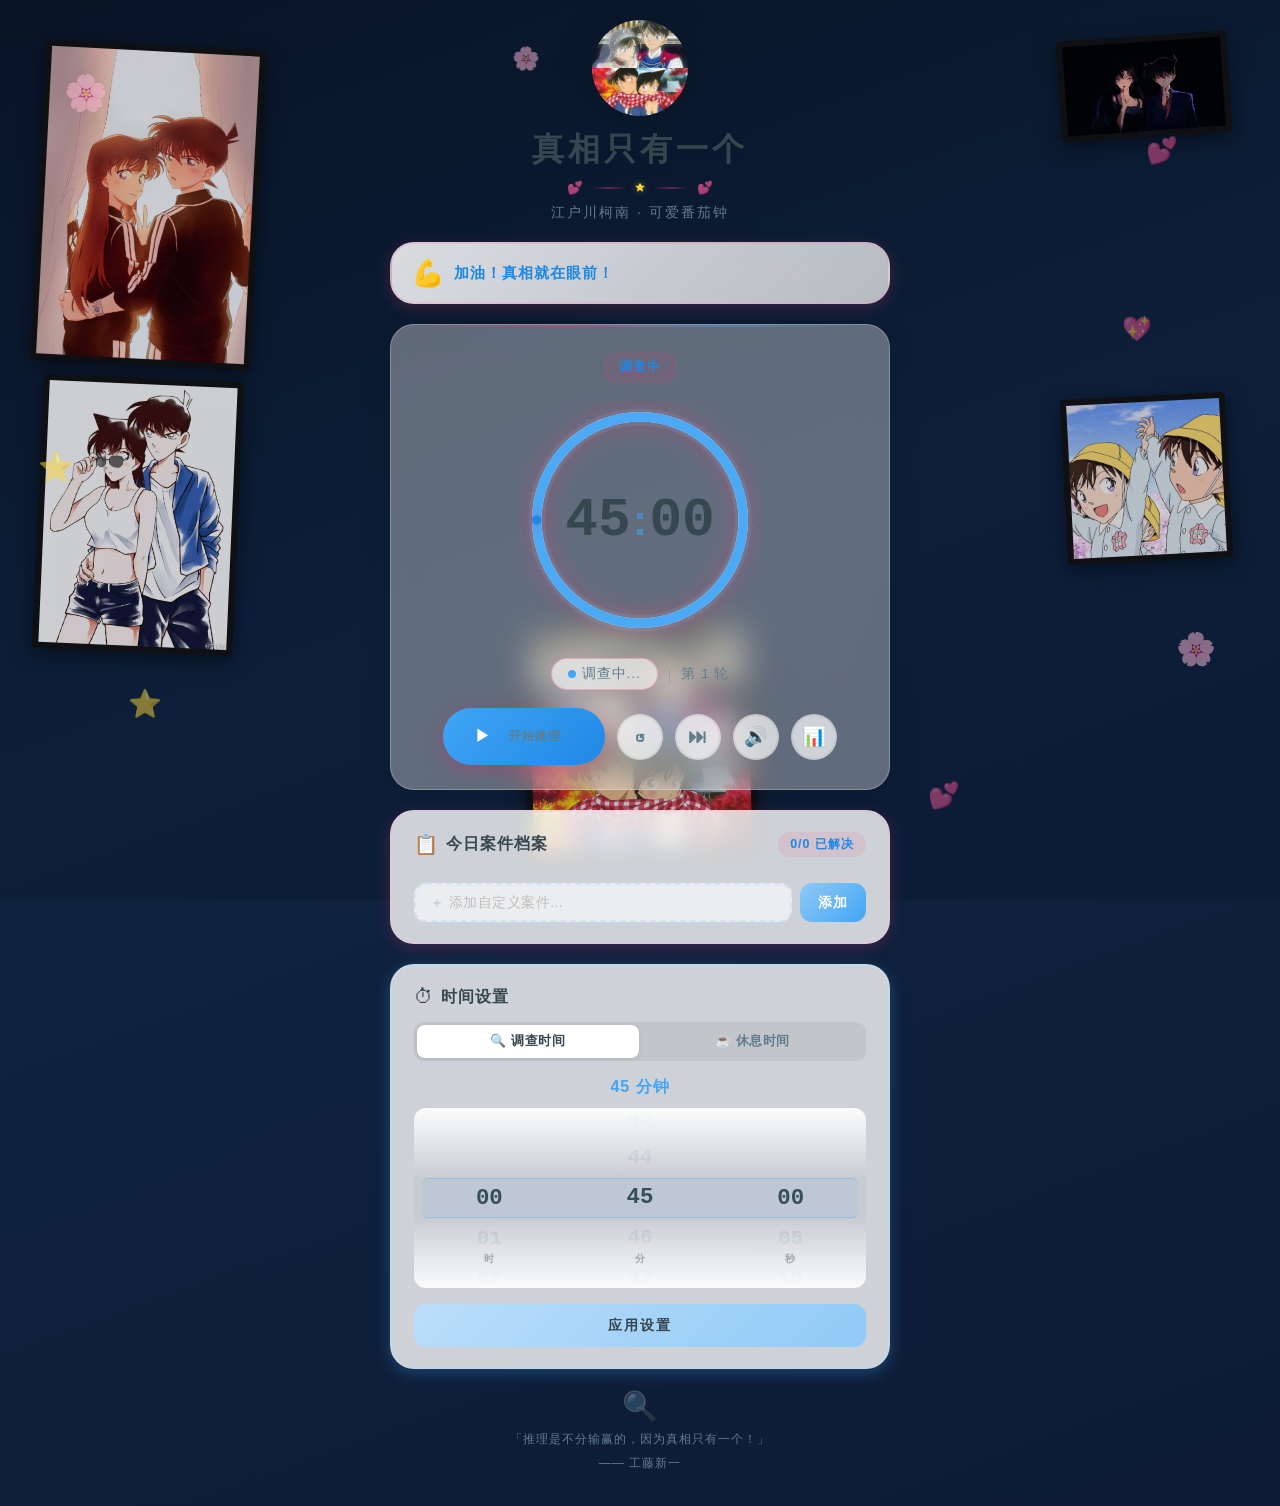
<file: index.html>
<!DOCTYPE html>
<html lang="zh-CN">
<head>
  <meta charset="UTF-8">
  <meta name="viewport" content="width=device-width, initial-scale=1.0, user-scalable=no">
  <meta name="apple-mobile-web-app-capable" content="yes">
  <meta name="apple-mobile-web-app-status-bar-style" content="black-translucent">
  <meta name="apple-mobile-web-app-title" content="柯南番茄钟">
  <meta name="theme-color" content="#42a5f5">
  <link rel="apple-touch-icon" href="images/kenan.jpg">
  <link rel="manifest" href="manifest.json">
  <title>真相只有一个 —— 番茄钟</title>
  <style>

/* ============================================
   番茄钟 —— 柯南&小兰 可爱主题
   蓝色计时 + 琥珀休息 配色
   ============================================ */

:root {
  --blue-light: #e3f2fd;
  --blue-soft: #bbdefb;
  --blue-mid: #90caf6;
  --blue-accent: #64b5f6;
  --blue-solid: #42a5f5;
  --blue-deep: #1e88e5;
  --pink-light: #fce4ec;
  --pink-soft: #f8bbd0;
  --pink-mid: #90caf6;
  --pink-accent: #42a5f5;
  --pink-solid: #1e88e5;
  --amber-light: #fff8e1;
  --amber-soft: #ffecb3;
  --amber-mid: #ffcc80;
  --amber-accent: #ff9800;
  --amber-solid: #f57c00;
  --white: #ffffff;
  --white-soft: #fafafa;
  --text-dark: #37474f;
  --text-mid: #607d8b;
  --text-light: #90a4ae;
  --shadow-soft: 0 4px 20px rgba(0, 0, 0, 0.08);
  --shadow-card: 0 8px 32px rgba(0, 0, 0, 0.1);
  --shadow-blue: 0 4px 16px rgba(66, 165, 245, 0.3);
  --shadow-amber: 0 4px 16px rgba(255, 152, 0, 0.2);
  --shadow-pink: 0 4px 16px rgba(236, 64, 122, 0.2);
  --radius-sm: 12px;
  --radius: 18px;
  --radius-lg: 24px;
  --transition: 0.3s cubic-bezier(0.4, 0, 0.2, 1);
}

* { margin: 0; padding: 0; box-sizing: border-box; }

html {
  -webkit-text-size-adjust: 100%;
}

body {
  font-family: "Microsoft YaHei", "PingFang SC", "Noto Sans SC", sans-serif;
  background: linear-gradient(160deg, #0a1628 0%, #0f2440 40%, #0d1b35 100%);
  color: var(--text-dark);
  min-height: 100vh;
  min-height: 100dvh;
  display: flex;
  justify-content: center;
  align-items: flex-start;
  padding: 20px;
  padding-top: calc(20px + env(safe-area-inset-top));
  padding-bottom: calc(20px + env(safe-area-inset-bottom));
  padding-left: calc(20px + env(safe-area-inset-left));
  padding-right: calc(20px + env(safe-area-inset-right));
  user-select: none;
  -webkit-user-select: none;
  -webkit-tap-highlight-color: transparent;
  overflow-x: hidden;
  overscroll-behavior: none;
  position: relative;
}

/* ========== 5图拍立得拼贴背景 ========== */
.bg-collage {
  position: fixed;
  inset: 0;
  z-index: 0;
  pointer-events: none;
}

.photo-card {
  position: absolute;
  padding: 6px;
  background: #111;
  border-radius: 3px;
  box-shadow: 0 6px 20px rgba(0, 0, 0, 0.5);
}

.photo-card img {
  display: block;
  width: 100%;
  height: auto;
}

.photo-kenan {
  bottom: 5%;
  left: 50%;
  width: 230px;
  transform: translate(-50%, 0) rotate(-2deg);
}

.photo-2 {
  top: 5%;
  left: 3%;
  width: 220px;
  transform: rotate(3deg);
}

.photo-3 {
  top: 4%;
  right: 4%;
  width: 170px;
  transform: rotate(-4deg);
}

.photo-4 {
  top: 42%;
  left: 3%;
  width: 200px;
  transform: rotate(2.5deg);
}

.photo-5 {
  top: 44%;
  right: 4%;
  width: 165px;
  transform: rotate(-3deg);
}

.bg-overlay {
  position: fixed;
  inset: 0;
  z-index: 1;
  pointer-events: none;
  background: rgba(5, 12, 30, 0.2);
}

/* 卡片内容区域加深背景保证可读性 */
.case-file-card,
.settings-section,
.stats-section,
.task-section,
.encourage-box {
  background: rgba(255, 255, 255, 0.25);
  backdrop-filter: blur(12px);
}

/* ========== 可爱浮动装饰 ========== */
.cute-decor {
  position: fixed;
  inset: 0;
  pointer-events: none;
  z-index: 7;
  overflow: hidden;
}
.cute-float {
  position: absolute;
  font-size: 1.8rem;
  opacity: 0.5;
  animation: cute-float 18s ease-in-out infinite;
}
.c1 { top: 8%; left: 5%; animation-delay: 0s; font-size: 2.2rem; }
.c2 { top: 15%; right: 8%; animation-delay: -3s; font-size: 1.6rem; }
.c3 { top: 50%; left: 3%; animation-delay: -6s; font-size: 1.8rem; }
.c4 { top: 70%; right: 5%; animation-delay: -9s; font-size: 2rem; }
.c5 { top: 35%; right: 10%; animation-delay: -12s; font-size: 1.5rem; }
.c6 { bottom: 20%; left: 10%; animation-delay: -15s; font-size: 1.7rem; }
.c7 { top: 5%; left: 40%; animation-delay: -4s; font-size: 1.4rem; }
.c8 { bottom: 10%; right: 25%; animation-delay: -8s; font-size: 1.6rem; }

@keyframes cute-float {
  0%, 100% { transform: translateY(0) rotate(0deg) scale(1); }
  25% { transform: translateY(-18px) rotate(8deg) scale(1.1); }
  50% { transform: translateY(-8px) rotate(-5deg) scale(0.95); }
  75% { transform: translateY(-22px) rotate(3deg) scale(1.05); }
}

.container {
  position: relative;
  z-index: 10;
  width: 100%;
  max-width: 500px;
  display: flex;
  flex-direction: column;
  gap: 20px;
}

/* ========== 顶部标题栏 ========== */
.header {
  text-align: center;
  display: flex;
  flex-direction: column;
  align-items: center;
  gap: 8px;
}

/* ---- 柯南头像 ---- */
.conan-avatar {
  margin-bottom: 4px;
  filter: drop-shadow(0 6px 20px rgba(0, 0, 0, 0.15));
  width: 96px;
  height: 96px;
  border-radius: 50%;
  overflow: hidden;
  position: relative;
  background: #fdd9b5;
}

.conan-avatar-img {
  width: 100%;
  height: 100%;
  object-fit: cover;
  display: block;
}

/* CSS fallback when image fails to load */
.conan-avatar.fallback .conan-avatar-img {
  display: none;
}

.conan-avatar.fallback {
  background: #fdd9b5;
}

.conan-avatar.fallback::after {
  content: "🔍";
  font-size: 2.5rem;
  position: absolute;
  top: 50%;
  left: 50%;
  transform: translate(-50%, -50%);
}

.title {
  font-size: 2rem;
  font-weight: 700;
  color: #37474f;
  letter-spacing: 4px;
  text-shadow: 0 2px 8px rgba(0, 0, 0, 0.08);
}

.title-underline {
  display: flex;
  align-items: center;
  gap: 8px;
}
.underline-line {
  width: 36px; height: 2px;
  background: linear-gradient(90deg, transparent, rgba(236, 64, 122, 0.4), transparent);
}
.underline-heart {
  font-size: 0.8rem;
  opacity: 0.7;
}
.underline-star {
  color: #ffb74d;
  font-size: 8px;
  text-shadow: 0 0 6px rgba(255, 183, 77, 0.5);
}

.subtitle {
  font-size: 0.9rem;
  color: var(--text-mid);
  letter-spacing: 2px;
}

/* ========== 鼓励话语 ========== */
.encourage-box {
  background: linear-gradient(135deg, rgba(255, 255, 255, 0.85), rgba(255, 255, 255, 0.7));
  backdrop-filter: blur(10px);
  border: 2px solid rgba(244, 143, 177, 0.3);
  border-radius: var(--radius-lg);
  padding: 14px 20px;
  display: flex;
  align-items: center;
  gap: 10px;
  box-shadow: var(--shadow-pink);
  animation: encourage-glow 3s ease-in-out infinite;
}

@keyframes encourage-glow {
  0%, 100% { box-shadow: 0 4px 16px rgba(236, 64, 122, 0.15); }
  50% { box-shadow: 0 4px 24px rgba(236, 64, 122, 0.3); }
}

.encourage-icon {
  font-size: 1.6rem;
  animation: icon-bounce 1.5s ease-in-out infinite;
  flex-shrink: 0;
}

@keyframes icon-bounce {
  0%, 100% { transform: translateY(0); }
  50% { transform: translateY(-6px); }
}

.encourage-text {
  font-size: 0.95rem;
  font-weight: 600;
  color: #1e88e5;
  letter-spacing: 1px;
  line-height: 1.4;
}

/* ========== 案件卷宗卡片 ========== */
.case-file-card {
  background: rgba(255, 255, 255, 0.35);
  backdrop-filter: blur(16px);
  border: 1.5px solid rgba(255, 255, 255, 0.25);
  border-radius: var(--radius-lg);
  padding: 28px 28px 24px;
  display: flex;
  flex-direction: column;
  align-items: center;
  gap: 18px;
  box-shadow: var(--shadow-card);
  position: relative;
}

.case-file-card::before {
  content: "";
  position: absolute;
  top: 0; left: 20px; right: 20px;
  height: 2px;
  background: linear-gradient(90deg, transparent, rgba(236, 64, 122, 0.4), rgba(66, 165, 245, 0.4), transparent);
}

/* 案件标签 */
.case-label {
  display: flex;
  align-items: center;
  gap: 12px;
}
.case-number {
  font-size: 0.85rem;
  font-weight: 600;
  color: var(--text-mid);
  letter-spacing: 1px;
  font-family: "SF Mono", "Cascadia Code", monospace;
  background: rgba(100, 181, 246, 0.1);
  padding: 5px 12px;
  border-radius: 6px;
  border: 1px solid rgba(100, 181, 246, 0.2);
}
.case-status {
  font-size: 0.8rem;
  font-weight: 600;
  padding: 5px 14px;
  border-radius: 12px;
  letter-spacing: 1px;
}
.case-status.work-status {
  background: rgba(236, 64, 122, 0.1);
  color: #1e88e5;
  border: 1px solid rgba(236, 64, 122, 0.25);
  animation: status-pulse 2.5s ease-in-out infinite;
}
.case-status.break-status {
  background: rgba(255, 152, 0, 0.1);
  color: #f57c00;
  border: 1px solid rgba(255, 152, 0, 0.25);
}

@keyframes status-pulse {
  0%, 100% { opacity: 1; }
  50% { opacity: 0.65; }
}

/* ========== 计时器环形区域 ========== */
.timer-ring {
  position: relative;
  width: 240px;
  height: 240px;
}

.progress-ring {
  width: 100%;
  height: 100%;
  transform: rotate(-90deg);
}

.ring-dots {
  fill: none;
  stroke: rgba(100, 181, 246, 0.15);
  stroke-width: 1;
  stroke-dasharray: 2 6;
}

.ring-bg {
  fill: none;
  stroke: #e3f2fd;
  stroke-width: 8;
}

.ring-progress {
  fill: none;
  stroke-width: 8;
  stroke-linecap: round;
  transition: stroke-dashoffset 0.4s linear, stroke var(--transition);
}

.ring-progress.work-mode {
  stroke: #42a5f5;
  filter: drop-shadow(0 0 10px rgba(236, 64, 122, 0.5));
}

.ring-progress.break-mode {
  stroke: #ff9800;
  filter: drop-shadow(0 0 10px rgba(255, 152, 0, 0.5));
}

.ring-glow {
  fill: none;
  stroke: transparent;
  stroke-width: 14;
  pointer-events: none;
}

.ring-glow.active {
  stroke: #90caf6;
  opacity: 0.12;
  animation: pulse-glow 2.5s ease-in-out infinite;
}

@keyframes pulse-glow {
  0%, 100% { opacity: 0.06; }
  50% { opacity: 0.2; }
}

.ring-bowtie-dot {
  fill: #1e88e5;
  filter: drop-shadow(0 0 6px rgba(233, 30, 99, 0.6));
}

/* 时间显示 */
.timer-display {
  position: absolute;
  top: 50%;
  left: 50%;
  transform: translate(-50%, -50%);
  display: flex;
  align-items: baseline;
  gap: 2px;
}

.timer-minutes,
.timer-seconds {
  font-size: 3.4rem;
  font-weight: 700;
  color: #37474f;
  font-variant-numeric: tabular-nums;
  font-family: "SF Mono", "Cascadia Code", "Consolas", "Microsoft YaHei", monospace;
}

.timer-separator {
  font-size: 2.8rem;
  font-weight: 700;
  color: #42a5f5;
  animation: blink-sep 1s steps(1) infinite;
}

.timer-separator.paused { animation: none; opacity: 0.5; }

@keyframes blink-sep {
  0%, 100% { opacity: 1; }
  50% { opacity: 0.25; }
}

/* 模式指示器 */
.mode-row {
  display: flex;
  align-items: center;
  gap: 10px;
  font-size: 0.85rem;
  color: var(--text-mid);
}

.mode-indicator {
  display: flex;
  align-items: center;
  gap: 6px;
  padding: 6px 16px;
  border-radius: 20px;
  background: rgba(255, 255, 255, 0.6);
  border: 1px solid rgba(0, 0, 0, 0.06);
  transition: all var(--transition);
}

.mode-indicator.work {
  border-color: rgba(236, 64, 122, 0.3);
  box-shadow: 0 0 14px rgba(236, 64, 122, 0.1);
}
.mode-indicator.break {
  border-color: rgba(255, 152, 0, 0.3);
  box-shadow: 0 0 14px rgba(255, 152, 0, 0.1);
}

.mode-dot {
  width: 8px; height: 8px;
  border-radius: 50%;
  background: #42a5f5;
  animation: dot-pulse 1.5s ease-in-out infinite;
}
.mode-indicator.break .mode-dot { background: #ff9800; }

@keyframes dot-pulse {
  0%, 100% { opacity: 1; box-shadow: 0 0 4px currentColor; }
  50% { opacity: 0.4; box-shadow: 0 0 10px currentColor; }
}

.mode-text { font-size: 0.85rem; font-weight: 500; letter-spacing: 1px; }

.session-divider { opacity: 0.3; }
.session-hint { letter-spacing: 1px; }

/* ========== 控制按钮 ========== */
.controls {
  display: flex;
  gap: 12px;
  align-items: center;
}

.btn {
  display: flex;
  align-items: center;
  justify-content: center;
  gap: 6px;
  border: none;
  font-family: inherit;
  font-weight: 600;
  cursor: pointer;
  transition: all var(--transition);
  outline: none;
  letter-spacing: 1px;
}

.btn:active { transform: scale(0.95); }

.btn-primary {
  padding: 14px 32px;
  background: linear-gradient(135deg, #42a5f5, #1e88e5);
  color: #fff;
  border-radius: 28px;
  font-size: 0.95rem;
  box-shadow: 0 4px 20px rgba(233, 30, 99, 0.3);
}

.btn-primary:hover {
  box-shadow: 0 6px 28px rgba(233, 30, 99, 0.45);
  transform: translateY(-2px);
}

.btn-primary:active { transform: scale(0.95) translateY(0); }

.btn-primary.paused-state {
  background: linear-gradient(135deg, #ff9800, #f57c00);
  box-shadow: 0 4px 20px rgba(255, 152, 0, 0.3);
}
.btn-primary.paused-state:hover {
  box-shadow: 0 6px 28px rgba(255, 152, 0, 0.45);
}

.btn-icon-only {
  width: 46px; height: 46px;
  border-radius: 50%;
  background: rgba(255, 255, 255, 0.7);
  color: var(--text-mid);
  font-size: 1.2rem;
  border: 2px solid rgba(0, 0, 0, 0.06);
}
.btn-icon-only:hover {
  background: #fff;
  color: #42a5f5;
  border-color: rgba(236, 64, 122, 0.25);
}

.silent-btn.silent {
  color: #999;
  border-color: rgba(0, 0, 0, 0.08);
}

/* ========== 时间自定义设置 ========== */
.settings-section {
  background: rgba(255, 255, 255, 0.8);
  backdrop-filter: blur(10px);
  border-radius: var(--radius-lg);
  padding: 20px 22px;
  border: 2px solid rgba(187, 222, 251, 0.35);
  box-shadow: var(--shadow-blue);
}

.settings-header {
  display: flex;
  align-items: center;
  gap: 8px;
  margin-bottom: 14px;
}
.settings-icon { font-size: 1.2rem; }
.settings-title {
  font-size: 1rem;
  font-weight: 600;
  letter-spacing: 1px;
  color: #37474f;
}

/* ========== iOS 风格滚轮时间选择器 ========== */

/* 分段标签 */
.picker-tabs {
  display: flex;
  background: rgba(0,0,0,0.06);
  border-radius: 10px;
  padding: 3px;
  margin-bottom: 16px;
  gap: 3px;
}
.picker-tab {
  flex: 1;
  padding: 8px 0;
  border: none;
  background: transparent;
  border-radius: 8px;
  font-size: 0.8rem;
  font-weight: 600;
  color: var(--text-mid);
  cursor: pointer;
  transition: all 0.25s ease;
  letter-spacing: 0.5px;
}
.picker-tab.active {
  background: #fff;
  color: #37474f;
  box-shadow: 0 1px 4px rgba(0,0,0,0.1);
}

/* 选中时间显示 */
.picker-display {
  text-align: center;
  font-size: 1rem;
  font-weight: 700;
  color: #42a5f5;
  margin-bottom: 10px;
  letter-spacing: 1px;
}

/* 滚轮容器 */
.picker-container {
  position: relative;
  height: 180px;
  overflow: hidden;
  border-radius: 12px;
  background: rgba(0,0,0,0.03);
  margin-bottom: 16px;
  user-select: none;
  -webkit-user-select: none;
}

/* 中央高亮条 */
.picker-highlight {
  position: absolute;
  top: 50%;
  left: 8px;
  right: 8px;
  height: 40px;
  transform: translateY(-50%);
  background: rgba(66, 165, 245, 0.08);
  border-top: 1.5px solid rgba(66, 165, 245, 0.3);
  border-bottom: 1.5px solid rgba(66, 165, 245, 0.3);
  border-radius: 6px;
  pointer-events: none;
  z-index: 2;
}

/* 顶部和底部渐变遮罩 */
.picker-container::before,
.picker-container::after {
  content: "";
  position: absolute;
  left: 0;
  right: 0;
  height: 70px;
  pointer-events: none;
  z-index: 3;
}
.picker-container::before {
  top: 0;
  background: linear-gradient(to bottom, rgba(255,255,255,0.95) 0%, rgba(255,255,255,0.4) 60%, transparent 100%);
}
.picker-container::after {
  bottom: 0;
  background: linear-gradient(to top, rgba(255,255,255,0.95) 0%, rgba(255,255,255,0.4) 60%, transparent 100%);
}

/* 列布局 */
.picker-columns {
  display: flex;
  height: 100%;
  position: relative;
  z-index: 1;
}
.picker-column {
  flex: 1;
  overflow-y: auto;
  scroll-snap-type: y mandatory;
  -webkit-overflow-scrolling: touch;
  scrollbar-width: none;
  -ms-overflow-style: none;
  touch-action: pan-y;
}
.picker-column::-webkit-scrollbar {
  display: none;
}

/* 列表 padding 让首尾项可滚到中央 */
.picker-list {
  padding: 70px 0;
}

/* 每个选项 */
.picker-item {
  height: 40px;
  display: flex;
  align-items: center;
  justify-content: center;
  font-size: 1.3rem;
  font-weight: 600;
  color: #b0bec5;
  scroll-snap-align: center;
  transition: color 0.15s ease;
  font-variant-numeric: tabular-nums;
  font-family: "SF Mono", "Cascadia Code", "Consolas", monospace;
}
.picker-item.selected {
  color: #37474f;
  font-weight: 700;
  font-size: 1.4rem;
}

/* 底部标签 (时/分/秒) */
.picker-labels {
  display: flex;
  position: absolute;
  bottom: 22px;
  left: 0;
  right: 0;
  z-index: 4;
  pointer-events: none;
}
.picker-labels span {
  flex: 1;
  text-align: center;
  font-size: 0.65rem;
  font-weight: 600;
  color: rgba(55,71,79,0.4);
  letter-spacing: 1px;
}

.btn-apply {
  width: 100%;
  padding: 12px;
  background: linear-gradient(135deg, #bbdefb, #90caf6);
  color: #37474f;
  border-radius: var(--radius-sm);
  font-size: 0.9rem;
  font-weight: 600;
  letter-spacing: 2px;
  border: none;
  cursor: pointer;
  transition: all var(--transition);
}
.btn-apply:hover {
  background: linear-gradient(135deg, #90caf6, #64b5f6);
  box-shadow: var(--shadow-blue);
}

/* ========== 统计面板 ========== */
.stats-collapse {
  display: none;
}
.stats-collapse.open {
  display: block;
}
.stats-section {
  background: rgba(255, 255, 255, 0.8);
  backdrop-filter: blur(10px);
  border-radius: var(--radius-lg);
  padding: 22px 24px;
  border: 2px solid rgba(248, 187, 208, 0.35);
  box-shadow: var(--shadow-pink);
}

.evidence-header {
  display: flex;
  align-items: center;
  gap: 8px;
  margin-bottom: 18px;
}
.evidence-icon { font-size: 1.2rem; }
.stats-title {
  font-size: 1rem;
  font-weight: 600;
  letter-spacing: 1px;
  color: #37474f;
}

/* 专注时长大字 */
.focus-hero {
  text-align: center;
  padding: 18px 0 8px;
  margin-bottom: 12px;
}
.focus-hero-value {
  display: block;
  font-size: 2.8rem;
  font-weight: 800;
  color: #42a5f5;
  font-variant-numeric: tabular-nums;
  font-family: "SF Mono", "Cascadia Code", "Consolas", monospace;
  letter-spacing: 2px;
  text-shadow: 0 2px 12px rgba(66, 165, 245, 0.3);
}
.focus-hero-unit {
  font-size: 1rem;
  font-weight: 600;
  color: #42a5f5;
  margin-left: 4px;
  letter-spacing: 1px;
}
.focus-hero-label {
  display: block;
  font-size: 0.72rem;
  color: var(--text-mid);
  margin-top: 4px;
}

/* 饼图区域 */
.pie-chart-wrap {
  position: relative;
  width: 200px;
  height: 200px;
  margin: 0 auto 16px;
}
.pie-chart-svg {
  width: 100%;
  height: 100%;
}
.pie-chart-center {
  position: absolute;
  top: 50%;
  left: 50%;
  transform: translate(-50%, -50%);
  text-align: center;
  pointer-events: none;
  display: flex;
  flex-direction: column;
  align-items: center;
  gap: 2px;
}
.pie-center-icon {
  font-size: 0.9rem;
  opacity: 0.5;
}
.pie-center-text {
  font-size: 0.78rem;
  font-weight: 600;
  color: #37474f;
  max-width: 80px;
  line-height: 1.3;
  overflow: hidden;
  text-overflow: ellipsis;
  display: -webkit-box;
  -webkit-line-clamp: 2;
  -webkit-box-orient: vertical;
}

/* 饼图标注线 */
.pie-label-line {
  stroke: rgba(55, 71, 79, 0.4);
  stroke-width: 1;
}
.pie-label-text {
  font-size: 0.65rem;
  fill: #607d8b;
  font-weight: 600;
}

/* 底栏迷你统计 */
.stats-mini-row {
  display: flex;
  justify-content: center;
  gap: 24px;
  margin-bottom: 14px;
  flex-wrap: wrap;
}
.stats-mini-item {
  font-size: 0.75rem;
  color: var(--text-mid);
  letter-spacing: 0.5px;
}
.stats-mini-item strong {
  color: #37474f;
  font-weight: 700;
}

/* 每日目标进度条 */
.daily-goal {
  margin-bottom: 14px;
  padding: 0 2px;
}
.goal-header {
  display: flex;
  justify-content: space-between;
  font-size: 0.75rem;
  color: var(--text-mid);
  margin-bottom: 8px;
}
.goal-bar {
  height: 6px;
  background: #e3f2fd;
  border-radius: 3px;
  overflow: hidden;
}
.goal-fill {
  height: 100%;
  background: linear-gradient(90deg, #90caf6, #42a5f5);
  border-radius: 3px;
  transition: width 0.6s ease;
  box-shadow: 0 0 8px rgba(236, 64, 122, 0.3);
}

.btn-text {
  background: transparent;
  color: var(--text-mid);
  border: none;
  padding: 6px 12px;
  font-size: 0.78rem;
  font-family: inherit;
  cursor: pointer;
  margin: 0 auto;
  display: block;
  transition: color var(--transition);
  letter-spacing: 1px;
}
.btn-text:hover { color: #42a5f5; }

/* ========== 任务列表 ========== */
.task-section {
  background: rgba(255, 255, 255, 0.8);
  backdrop-filter: blur(10px);
  border-radius: var(--radius-lg);
  padding: 20px 22px;
  border: 2px solid rgba(248, 187, 208, 0.35);
  box-shadow: var(--shadow-pink);
}

.task-header {
  display: flex;
  align-items: center;
  gap: 8px;
  margin-bottom: 14px;
  flex-wrap: wrap;
}
.task-icon { font-size: 1.2rem; }
.task-title {
  font-size: 1rem;
  font-weight: 600;
  letter-spacing: 1px;
  color: #37474f;
  flex: 1;
}
.task-progress {
  font-size: 0.78rem;
  font-weight: 600;
  color: #1e88e5;
  background: rgba(236, 64, 122, 0.1);
  padding: 4px 12px;
  border-radius: 12px;
  letter-spacing: 1px;
}

.task-list {
  display: flex;
  flex-direction: column;
  gap: 8px;
  margin-bottom: 12px;
}

.task-card {
  display: flex;
  align-items: center;
  gap: 10px;
  padding: 12px 14px;
  border-radius: var(--radius-sm);
  border: 1px solid rgba(187, 222, 251, 0.35);
  background: rgba(255, 255, 255, 0.7);
  transition: all var(--transition);
  cursor: default;
}
.task-card.completed {
  background: rgba(76, 175, 80, 0.06);
  border-color: rgba(76, 175, 80, 0.2);
}
.task-card.completed .task-card-name {
  text-decoration: line-through;
  color: #999;
}
.task-card-icon {
  font-size: 1.3rem;
  flex-shrink: 0;
}
.task-card-body {
  flex: 1;
  min-width: 0;
}
.task-card-name {
  font-size: 0.88rem;
  font-weight: 600;
  color: #37474f;
  letter-spacing: 0.5px;
  white-space: nowrap;
  overflow: hidden;
  text-overflow: ellipsis;
}
.task-card-meta {
  font-size: 0.7rem;
  color: var(--text-mid);
  margin-top: 2px;
}
.task-card-status {
  font-size: 0.72rem;
  font-weight: 600;
  padding: 3px 10px;
  border-radius: 10px;
  letter-spacing: 1px;
  flex-shrink: 0;
}
.task-card-status.in-progress {
  background: rgba(236, 64, 122, 0.1);
  color: #1e88e5;
}
.task-card-status.done {
  background: rgba(76, 175, 80, 0.1);
  color: #4caf50;
}
.task-card-delete {
  font-size: 0.85rem;
  opacity: 0;
  cursor: pointer;
  color: #999;
  transition: all var(--transition);
  border: none;
  background: none;
  padding: 4px;
  flex-shrink: 0;
}
.task-card:hover .task-card-delete {
  opacity: 0.6;
}
.task-card:hover .task-card-delete:hover {
  opacity: 1;
  color: #1e88e5;
}

.task-add-row {
  display: flex;
  gap: 8px;
}
.task-add-input {
  flex: 1;
  padding: 10px 14px;
  border: 2px dashed rgba(187, 222, 251, 0.5);
  border-radius: var(--radius-sm);
  font-size: 0.85rem;
  font-family: inherit;
  color: #37474f;
  background: rgba(255, 255, 255, 0.6);
  outline: none;
  transition: all var(--transition);
  letter-spacing: 0.5px;
}
.task-add-input:focus {
  border-color: #42a5f5;
  border-style: solid;
  box-shadow: 0 0 0 3px rgba(236, 64, 122, 0.08);
}
.task-add-input::placeholder {
  color: #bdbdbd;
}
.btn-task-add {
  padding: 10px 18px;
  background: linear-gradient(135deg, #90caf6, #42a5f5);
  color: #fff;
  border: none;
  border-radius: var(--radius-sm);
  font-size: 0.85rem;
  font-weight: 600;
  font-family: inherit;
  cursor: pointer;
  letter-spacing: 1px;
  transition: all var(--transition);
  white-space: nowrap;
}
.btn-task-add:hover {
  box-shadow: var(--shadow-pink);
}
.btn-task-add:active {
  transform: scale(0.95);
}

/* ========== 页脚 ========== */
.footer {
  text-align: center;
  padding-bottom: 12px;
}
.footer-seal {
  font-size: 1.8rem;
  margin-bottom: 6px;
  opacity: 0.35;
}
.footer p {
  font-size: 0.75rem;
  color: var(--text-mid);
  letter-spacing: 1px;
  line-height: 1.8;
}
.footer-by {
  font-size: 0.7rem;
  color: rgba(0, 0, 0, 0.2);
  margin-top: 2px;
}

/* ========== Toast 通知 ========== */
.toast {
  position: fixed;
  top: 20px;
  left: 50%;
  transform: translateX(-50%) translateY(-120px);
  background: rgba(255, 255, 255, 0.95);
  backdrop-filter: blur(10px);
  color: #37474f;
  padding: 14px 28px;
  border-radius: 28px;
  font-size: 0.9rem;
  font-weight: 600;
  letter-spacing: 1px;
  box-shadow: 0 8px 32px rgba(0, 0, 0, 0.12);
  border: 2px solid rgba(244, 143, 177, 0.3);
  z-index: 100;
  transition: transform 0.4s cubic-bezier(0.175, 0.885, 0.32, 1.275);
  pointer-events: none;
}
.toast.show {
  transform: translateX(-50%) translateY(0);
}

/* ========== 足球射门动画 ========== */
.goal-overlay {
  position: fixed;
  inset: 0;
  z-index: 200;
  background: rgba(0, 0, 0, 0.55);
  display: flex;
  align-items: center;
  justify-content: center;
  opacity: 0;
  pointer-events: none;
  transition: opacity 0.3s ease;
}
.goal-overlay.show {
  opacity: 1;
  pointer-events: auto;
}

.goal-popup {
  background: #fff;
  border-radius: 24px;
  padding: 32px 40px;
  text-align: center;
  box-shadow: 0 20px 60px rgba(0, 0, 0, 0.25);
  border: 2px solid rgba(236, 64, 122, 0.2);
  position: relative;
  overflow: hidden;
  animation: popup-in 0.4s cubic-bezier(0.175, 0.885, 0.32, 1.275);
}

@keyframes popup-in {
  0% { transform: scale(0.7); opacity: 0; }
  100% { transform: scale(1); opacity: 1; }
}

.goal-field {
  position: relative;
  padding: 20px 0;
  background: linear-gradient(0deg, #c8e6c9 0%, #e8f5e9 50%, #fff 100%);
  border-radius: 16px;
  margin-bottom: 16px;
  overflow: hidden;
}

.goal-field::before {
  content: "";
  position: absolute;
  bottom: 0; left: 0; right: 0;
  height: 3px;
  background: rgba(255, 255, 255, 0.7);
}

.goal-net {
  font-size: 56px;
  position: relative;
  z-index: 2;
}

.goal-count {
  position: absolute;
  top: 50%;
  left: 50%;
  transform: translate(-50%, -50%);
  font-size: 32px;
  font-weight: 900;
  color: #1e88e5;
  text-shadow: 0 2px 12px rgba(233, 30, 99, 0.5);
  z-index: 3;
  animation: count-pop 0.8s ease-out 0.3s both;
}

@keyframes count-pop {
  0% { transform: translate(-50%, -50%) scale(0); opacity: 0; }
  60% { transform: translate(-50%, -50%) scale(1.4); opacity: 1; }
  100% { transform: translate(-50%, -50%) scale(1); opacity: 1; }
}

.goal-ball {
  font-size: 36px;
  animation: ball-shoot 0.6s ease-out;
  position: relative;
  z-index: 2;
  margin-top: 4px;
}

@keyframes ball-shoot {
  0% { transform: translateY(80px) scale(0.2); opacity: 0; }
  30% { transform: translateY(-15px) scale(1.2); opacity: 1; }
  60% { transform: translateY(5px) scale(0.9); }
  80% { transform: translateY(0) scale(1.05); }
  100% { transform: translateY(0) scale(1); }
}

.goal-text {
  font-size: 1.1rem;
  font-weight: 700;
  color: #37474f;
  letter-spacing: 2px;
  margin: 0;
}

.goal-sub {
  font-size: 0.85rem;
  color: #1e88e5;
  letter-spacing: 2px;
  margin: 4px 0 0;
  font-weight: 600;
}

/* ========== 眼镜反光效果 ========== */
.glasses-reflection {
  position: fixed;
  inset: 0;
  z-index: 8;
  pointer-events: none;
  opacity: 0;
  transition: opacity 0.8s ease;
}
.glasses-reflection.active {
  opacity: 1;
}

.glasses-edge {
  position: absolute;
  background: radial-gradient(ellipse at center,
    rgba(66, 165, 245, 0.25) 0%,
    rgba(100, 181, 246, 0.1) 40%,
    transparent 70%
  );
}
.glasses-edge-top {
  top: 0; left: 10%; right: 10%; height: 60px;
  background: linear-gradient(180deg,
    rgba(66, 165, 245, 0.3) 0%,
    rgba(100, 181, 246, 0.08) 60%,
    transparent 100%
  );
}
.glasses-edge-bottom {
  bottom: 0; left: 10%; right: 10%; height: 60px;
  background: linear-gradient(0deg,
    rgba(66, 165, 245, 0.3) 0%,
    rgba(100, 181, 246, 0.08) 60%,
    transparent 100%
  );
}
.glasses-edge-left {
  top: 10%; bottom: 10%; left: 0; width: 40px;
  background: linear-gradient(90deg,
    rgba(66, 165, 245, 0.3) 0%,
    rgba(100, 181, 246, 0.08) 60%,
    transparent 100%
  );
}
.glasses-edge-right {
  top: 10%; bottom: 10%; right: 0; width: 40px;
  background: linear-gradient(270deg,
    rgba(66, 165, 245, 0.3) 0%,
    rgba(100, 181, 246, 0.08) 60%,
    transparent 100%
  );
}

.glasses-corner {
  position: absolute;
  width: 80px; height: 80px;
}
.glasses-corner-tl {
  top: 0; left: 0;
  background: radial-gradient(circle at 0 0,
    rgba(66, 165, 245, 0.35) 0%,
    rgba(100, 181, 246, 0.1) 30%,
    transparent 60%
  );
}
.glasses-corner-tr {
  top: 0; right: 0;
  background: radial-gradient(circle at 100% 0,
    rgba(66, 165, 245, 0.35) 0%,
    rgba(100, 181, 246, 0.1) 30%,
    transparent 60%
  );
}
.glasses-corner-bl {
  bottom: 0; left: 0;
  background: radial-gradient(circle at 0 100%,
    rgba(66, 165, 245, 0.35) 0%,
    rgba(100, 181, 246, 0.1) 30%,
    transparent 60%
  );
}
.glasses-corner-br {
  bottom: 0; right: 0;
  background: radial-gradient(circle at 100% 100%,
    rgba(66, 165, 245, 0.35) 0%,
    rgba(100, 181, 246, 0.1) 30%,
    transparent 60%
  );
}

.glasses-text {
  position: absolute;
  top: 50%;
  left: 50%;
  transform: translate(-50%, -50%) translateY(80px);
  font-size: 1rem;
  font-weight: 700;
  color: #42a5f5;
  letter-spacing: 3px;
  text-shadow: 0 0 20px rgba(66, 165, 245, 0.4), 0 0 40px rgba(66, 165, 245, 0.2);
  opacity: 0;
  transition: all 0.8s ease;
  white-space: nowrap;
}
.glasses-reflection.active .glasses-text {
  opacity: 1;
  transform: translate(-50%, -50%) translateY(0);
  animation: glasses-text-float 3s ease-in-out infinite;
}

@keyframes glasses-text-float {
  0%, 100% { transform: translate(-50%, -50%) translateY(0); }
  50% { transform: translate(-50%, -50%) translateY(-8px); }
}

/* ========== 长按重置动画 ========== */
.btn-icon-only.long-pressing {
  position: relative;
  overflow: hidden;
}
.btn-icon-only.long-pressing::after {
  content: "";
  position: absolute;
  inset: 0;
  background: rgba(236, 64, 122, 0.15);
  border-radius: 50%;
  transform: scale(0);
  animation: long-press-fill 1s linear forwards;
}
@keyframes long-press-fill {
  0% { transform: scale(0); }
  100% { transform: scale(1); }
}

/* ========== 响应式 ========== */
@media (max-width: 480px) {
  .container { gap: 16px; max-width: 100%; }
  .title { font-size: 1.5rem; }
  .conan-avatar { width: 80px; height: 80px; }
  .timer-ring { width: 200px; height: 200px; }
  .timer-minutes, .timer-seconds { font-size: 2.6rem; }
  .timer-separator { font-size: 2.2rem; }
  .case-file-card { padding: 20px 16px 18px; }
  .btn-primary { padding: 12px 24px; font-size: 0.85rem; }
  .btn-icon-only { width: 40px; height: 40px; font-size: 1rem; }
  .settings-section, .stats-section { padding: 16px 14px; }
  .focus-hero-value { font-size: 2.2rem; }
  .pie-chart-wrap { width: 160px; height: 160px; }
  .controls { gap: 8px; }

  /* 照片墙 — 移动端缩小 + 四角分布，互不遮挡 */
  .photo-kenan { bottom: 1.5%; width: 205px; }
  .photo-2 { top: 1.5%; left: 1%; width: 175px; }
  .photo-3 { top: 1%; right: 1%; width: 150px; }
  .photo-4 { top: 38%; left: 1%; width: 160px; }
  .photo-5 { top: 36%; right: 2%; width: 140px; }
}





</style>
</head>
<body>
  <!-- 5张照片拍立得拼贴背景 -->
  <div class="bg-collage">
    <div class="photo-card photo-kenan"><img src="images/kenan.jpg" alt=""></div>
    <div class="photo-card photo-2"><img src="images/photo2.jpg" alt=""></div>
    <div class="photo-card photo-3"><img src="images/photo3.jpg" alt=""></div>
    <div class="photo-card photo-4"><img src="images/photo4.jpg" alt=""></div>
    <div class="photo-card photo-5"><img src="images/photo5.jpg" alt=""></div>
  </div>
  <div class="bg-overlay"></div>

  <div class="cute-decor">
    <span class="cute-float c1">🌸</span>
    <span class="cute-float c2">💕</span>
    <span class="cute-float c3">⭐</span>
    <span class="cute-float c4">🌸</span>
    <span class="cute-float c5">💖</span>
    <span class="cute-float c6">⭐</span>
    <span class="cute-float c7">🌸</span>
    <span class="cute-float c8">💕</span>
  </div>

  <div class="container">
    <header class="header">
      <div class="conan-avatar" id="conanAvatar">
        <img class="conan-avatar-img" src="[data-uri]" alt="柯南" onerror="this.parentElement.classList.add('fallback')">
      </div>
      <h1 class="title">真相只有一个</h1>
      <div class="title-underline">
        <span class="underline-heart">💕</span>
        <span class="underline-line"></span>
        <span class="underline-star">⭐</span>
        <span class="underline-line"></span>
        <span class="underline-heart">💕</span>
      </div>
      <p class="subtitle">江户川柯南 · 可爱番茄钟</p>
    </header>

    <div class="encourage-box" id="encourageBox">
      <span class="encourage-icon">💪</span>
      <p class="encourage-text" id="encourageText">加油！真相就在眼前！</p>
    </div>

    <main class="timer-section">
      <div class="case-file-card">
        <div class="case-label">
          <span class="case-status work-status" id="caseStatus">调查中</span>
        </div>
        <div class="timer-ring" id="timerRing">
          <svg class="progress-ring" viewBox="0 0 200 200">
            <circle class="ring-dots" cx="100" cy="100" r="94" />
            <circle class="ring-bg" cx="100" cy="100" r="86" />
            <circle class="ring-progress work-mode" id="ringProgress" cx="100" cy="100" r="86" />
            <circle class="ring-glow" id="ringGlow" cx="100" cy="100" r="86" />
            <circle class="ring-bowtie-dot" cx="100" cy="14" r="4" />
          </svg>
          <div class="timer-display">
            <span class="timer-minutes" id="timerMinutes">45</span>
            <span class="timer-separator">:</span>
            <span class="timer-seconds" id="timerSeconds">00</span>
          </div>
        </div>
        <div class="mode-row">
          <div class="mode-indicator work" id="modeIndicator">
            <span class="mode-dot"></span>
            <span class="mode-text" id="modeLabel">调查中...</span>
          </div>
          <span class="session-divider">|</span>
          <p class="session-hint" id="sessionHint">第 1 轮</p>
        </div>
        <div class="controls">
          <button class="btn btn-primary" id="btnStart" title="开始/暂停">
            <span class="btn-icon">▶</span>
            <span class="btn-text">开始推理</span>
          </button>
          <button class="btn btn-icon-only" id="btnReset" title="重置">↺</button>
          <button class="btn btn-icon-only" id="btnSkip" title="跳过">⏭</button>
          <button class="btn btn-icon-only silent-btn" id="btnSilent" title="静音切换">🔊</button>
          <button class="btn btn-icon-only" id="btnStatsToggle" title="推理记录">📊</button>
        </div>
      </div>
    </main>

    <section class="task-section">
      <div class="task-header">
        <span class="task-icon">📋</span>
        <h2 class="task-title">今日案件档案</h2>
        <span class="task-progress" id="taskProgress">0/0 已解决</span>
      </div>
      <div class="task-list" id="taskList"></div>
      <div class="task-add-row">
        <input type="text" class="task-add-input" id="taskAddInput" placeholder="＋ 添加自定义案件..." maxlength="30" autocapitalize="off" autocorrect="off" spellcheck="false" enterkeyhint="done">
        <button class="btn-task-add" id="btnTaskAdd">添加</button>
      </div>
    </section>

    <section class="settings-section">
      <div class="settings-header">
        <span class="settings-icon">⏱</span>
        <h2 class="settings-title">时间设置</h2>
      </div>

      <div class="picker-tabs">
        <button class="picker-tab active" data-mode="work">🔍 调查时间</button>
        <button class="picker-tab" data-mode="break">☕ 休息时间</button>
      </div>

      <div class="picker-display" id="pickerDisplay">45 分钟</div>

      <div class="picker-container">
        <div class="picker-highlight"></div>
        <div class="picker-columns">
          <div class="picker-column" id="pickerHours">
            <div class="picker-list"></div>
          </div>
          <div class="picker-column" id="pickerMinutes">
            <div class="picker-list"></div>
          </div>
          <div class="picker-column" id="pickerSeconds">
            <div class="picker-list"></div>
          </div>
        </div>
        <div class="picker-labels">
          <span>时</span><span>分</span><span>秒</span>
        </div>
      </div>

      <button class="btn btn-apply" id="btnApplyTime">应用设置</button>
    </section>

    <div class="stats-collapse" id="statsCollapse">
    <section class="stats-section">
      <div class="evidence-header">
        <span class="evidence-icon">📋</span>
        <h2 class="stats-title">推理记录档案</h2>
      </div>
      <div class="focus-hero">
        <span class="focus-hero-value" id="focusHeroValue">0</span>
        <span class="focus-hero-unit">分钟</span>
        <span class="focus-hero-label">今日专注时长</span>
      </div>
      <div class="pie-chart-wrap" id="pieChartWrap">
        <svg class="pie-chart-svg" id="pieChartSvg" viewBox="0 0 200 200"></svg>
        <div class="pie-chart-center" id="pieChartCenter">
          <span class="pie-center-icon" id="pieCenterIcon">-</span>
          <span class="pie-center-text" id="pieCenterText">暂无任务</span>
        </div>
      </div>
      <div class="stats-mini-row">
        <span class="stats-mini-item">🍅 <strong id="statToday">0</strong> 案件</span>
        <span class="stats-mini-item">🔥 <strong id="statStreak">0</strong> 天</span>
        <span class="stats-mini-item">📵 <strong id="statInterrupts">0</strong> 打断</span>
      </div>
      <div class="daily-goal">
        <div class="goal-header">
          <span>今日推理进度</span>
          <span id="goalLabel">0 / 8 案件</span>
        </div>
        <div class="goal-bar">
          <div class="goal-fill" id="goalFill" style="width: 0%"></div>
        </div>
      </div>
      <button class="btn btn-text" id="btnClearStats">重置档案记录</button>
    </section>
    </div>

    <footer class="footer">
      <div class="footer-seal">🔍</div>
      <p>「推理是不分输赢的，因为真相只有一个！」</p>
      <p class="footer-by">—— 工藤新一</p>
    </footer>
  </div>

  <div class="goal-overlay" id="goalOverlay">
    <div class="goal-popup">
      <div class="goal-field">
        <div class="goal-net">🥅</div>
        <div class="goal-count" id="goalCount">+1</div>
        <div class="goal-ball">⚽</div>
      </div>
      <p class="goal-text">案件解决！</p>
      <p class="goal-sub">真相只有一个</p>
    </div>
  </div>

  <div class="glasses-reflection" id="glassesReflection">
    <div class="glasses-edge glasses-edge-top"></div>
    <div class="glasses-edge glasses-edge-bottom"></div>
    <div class="glasses-edge glasses-edge-left"></div>
    <div class="glasses-edge glasses-edge-right"></div>
    <div class="glasses-corner glasses-corner-tl"></div>
    <div class="glasses-corner glasses-corner-tr"></div>
    <div class="glasses-corner glasses-corner-bl"></div>
    <div class="glasses-corner glasses-corner-br"></div>
    <div class="glasses-text" id="glassesText">真相只有一个，该休息了</div>
  </div>

  <video id="keepAwakeVideo" src="[data-uri]" muted playsinline loop style="position:fixed;top:0;left:0;width:1px;height:1px;opacity:0.01;pointer-events:none;z-index:-1"></video>
  <script>

/* ============================================
   番茄钟 —— 核心逻辑
   柯南&小兰 可爱主题
   支持自定义时间 + 鼓励话语
   ============================================ */

  "use strict";

  // ========== 常量配置 ==========
  const DEFAULT_WORK_SEC = 2700;
const DEFAULT_BREAK_SEC = 300;
const DAILY_GOAL = 8;
const RING_RADIUS = 86;
const RING_CIRCUMFERENCE = 2 * Math.PI * RING_RADIUS;
const MODE_WORK = "work";
const MODE_BREAK = "break";

// ========== 鼓励话语 ==========
const ENCOURAGE_MESSAGES = [
  "加油！真相就在眼前！",
  "保持专注，你离真相越来越近了！",
  "推理需要耐心，你做得到！",
  "柯南说：坚持就是胜利！",
  "每一个案件都是成长的机会！",
  "别放弃，真相只有一个！",
  "小兰在为你加油哦~",
  "你是最棒的侦探！",
  "一步一个脚印，真相终会揭开！",
  "侦探的字典里没有「放弃」！",
  "集中精神，谜团即将解开！",
  "相信自己，你就是平成年代的福尔摩斯！",
  "每解决一个案件，就离真相更近一步！",
  "休息是为了更好的推理！",
  "柯南和小兰都相信你！",
  "用心推理，你一定可以的！",
  "今天的努力是明天的线索！",
  "像柯南一样冷静思考吧！",
  "你的推理能力正在不断提升！",
  "真相或许会迟到，但从不会缺席！",
];

// ========== DOM 元素 ==========
const timerMinutes = document.getElementById("timerMinutes");
const timerSeconds = document.getElementById("timerSeconds");
const timerSeparatorEl = document.querySelector(".timer-separator");
const ringProgress = document.getElementById("ringProgress");
const ringGlow = document.getElementById("ringGlow");
const modeIndicator = document.getElementById("modeIndicator");
const modeLabel = document.getElementById("modeLabel");
const sessionHint = document.getElementById("sessionHint");
const caseStatus = document.getElementById("caseStatus");
const btnStart = document.getElementById("btnStart");
const btnStartText = btnStart.querySelector(".btn-text");
const btnStartIcon = btnStart.querySelector(".btn-icon");
const btnReset = document.getElementById("btnReset");
const btnSkip = document.getElementById("btnSkip");
const btnClearStats = document.getElementById("btnClearStats");
const btnApplyTime = document.getElementById("btnApplyTime");
const pickerHours = document.getElementById("pickerHours");
const pickerMinutes = document.getElementById("pickerMinutes");
const pickerSeconds = document.getElementById("pickerSeconds");
const pickerDisplay = document.getElementById("pickerDisplay");
const pickerTabs = document.querySelectorAll(".picker-tab");
const encourageText = document.getElementById("encourageText");

const statToday = document.getElementById("statToday");
const statStreak = document.getElementById("statStreak");
const statInterrupts = document.getElementById("statInterrupts");
const goalFill = document.getElementById("goalFill");
const goalLabel = document.getElementById("goalLabel");
const focusHeroValue = document.getElementById("focusHeroValue");
const pieChartSvg = document.getElementById("pieChartSvg");
const pieChartCenter = document.getElementById("pieChartCenter");
const pieCenterIcon = document.getElementById("pieCenterIcon");
const pieCenterText = document.getElementById("pieCenterText");
const keepAwakeVideo = document.getElementById("keepAwakeVideo");
const btnStatsToggle = document.getElementById("btnStatsToggle");
const statsCollapse = document.getElementById("statsCollapse");

// ========== 状态 ==========
let mode = MODE_WORK;
let totalWorkSec = DEFAULT_WORK_SEC;
let totalBreakSec = DEFAULT_BREAK_SEC;
let remainingSeconds = totalWorkSec;
let intervalId = null;
let isRunning = false;
let currentSession = 1;
let targetEndTime = null; // 目标结束时间戳，用于后台计时修正
let silentMode = false;   // 静音模式
let wakeLock = null;      // 屏幕唤醒锁
let keepAliveNode = null; // 静默音频保持后台活跃
let sessionInterrupts = 0; // 当前工作时段被打断次数

// ========== 初始化环形进度条 ==========
ringProgress.style.strokeDasharray = String(RING_CIRCUMFERENCE);
ringProgress.style.strokeDashoffset = "0";
ringProgress.classList.add("work-mode");
ringGlow.classList.add("active");

// ========== 时间配置持久化 ==========
function loadTimeConfig() {
  try {
    const raw = localStorage.getItem("pomodoro_conan_time_config_v2");
    if (raw) {
      const cfg = JSON.parse(raw);
      if (cfg.workSec >= 5 && cfg.workSec <= 7200) totalWorkSec = cfg.workSec;
      if (cfg.breakSec >= 5 && cfg.breakSec <= 3600) totalBreakSec = cfg.breakSec;
    }
  } catch (e) { /* 静默处理 */ }
  applyTimeConfig();
}

function saveTimeConfig() {
  try {
    localStorage.setItem("pomodoro_conan_time_config_v2", JSON.stringify({
      workSec: totalWorkSec,
      breakSec: totalBreakSec,
    }));
  } catch (e) { /* 静默处理 */ }
}

function applyTimeConfig() {
  remainingSeconds = mode === MODE_WORK ? totalWorkSec : totalBreakSec;
  pickerWorkSec = totalWorkSec;
  pickerBreakSec = totalBreakSec;
  if (pickerMode === "work") {
    scrollPickerTo(pickerWorkSec, getMaxHours());
  } else {
    scrollPickerTo(pickerBreakSec, getMaxHours());
  }
  updateTimerDisplay();
  updateRingProgress();
  timerSeparatorEl.classList.add("paused");
}

// ========== 鼓励话语系统 ==========
let encourageTimer = null;

function showRandomEncourage() {
  const idx = Math.floor(Math.random() * ENCOURAGE_MESSAGES.length);
  encourageText.textContent = ENCOURAGE_MESSAGES[idx];
}

function startEncourageRotation() {
  showRandomEncourage();
  encourageTimer = setInterval(() => {
    showRandomEncourage();
  }, 15000); // 每15秒换一句
}

// ========== 音频系统 ==========
let audioCtx = null;

function getAudioContext() {
  if (!audioCtx) {
    audioCtx = new (window.AudioContext || window.webkitAudioContext)();
  }
  // iOS Safari 挂起 AudioContext，需要 resume
  if (audioCtx.state === "suspended") {
    audioCtx.resume();
  }
  return audioCtx;
}

function playCompleteSound() {
  try {
    const ctx = getAudioContext();
    const now = ctx.currentTime;

    const notes = [784, 988, 1175];
    notes.forEach((freq, i) => {
      const osc = ctx.createOscillator();
      const gain = ctx.createGain();
      osc.type = "triangle";
      osc.frequency.value = freq;
      gain.gain.setValueAtTime(0.25, now + i * 0.18);
      gain.gain.exponentialRampToValueAtTime(0.01, now + i * 0.18 + 0.35);
      osc.connect(gain);
      gain.connect(ctx.destination);
      osc.start(now + i * 0.18);
      osc.stop(now + i * 0.18 + 0.35);
    });

    setTimeout(() => {
      const ctx2 = getAudioContext();
      const now2 = ctx2.currentTime;
      [523, 659, 784].forEach((freq, i) => {
        const osc = ctx2.createOscillator();
        const gain = ctx2.createGain();
        osc.type = "sine";
        osc.frequency.value = freq;
        gain.gain.setValueAtTime(0.2, now2 + i * 0.12);
        gain.gain.exponentialRampToValueAtTime(0.01, now2 + i * 0.12 + 0.5);
        osc.connect(gain);
        gain.connect(ctx2.destination);
        osc.start(now2 + i * 0.12);
        osc.stop(now2 + i * 0.12 + 0.5);
      });
    }, 700);
  } catch (e) { /* 静默处理 */ }
}

function playClickSound() {
  try {
    const ctx = getAudioContext();
    const osc = ctx.createOscillator();
    const gain = ctx.createGain();
    osc.type = "sine";
    osc.frequency.value = 500;
    gain.gain.setValueAtTime(0.12, ctx.currentTime);
    gain.gain.exponentialRampToValueAtTime(0.01, ctx.currentTime + 0.06);
    osc.connect(gain);
    gain.connect(ctx.destination);
    osc.start(ctx.currentTime);
    osc.stop(ctx.currentTime + 0.06);
  } catch (e) { /* 静默处理 */ }
}

// ========== 后台保活系统（Wake Lock + 静默音频） ==========
async function requestWakeLock() {
  if (silentMode) return;
  try {
    if ("wakeLock" in navigator && !wakeLock) {
      wakeLock = await navigator.wakeLock.request("screen");
      wakeLock.addEventListener("release", () => { wakeLock = null; });
    }
  } catch (e) { /* 不支持或被拒绝 */ }
}

async function releaseWakeLock() {
  if (wakeLock) {
    try { await wakeLock.release(); } catch (e) {}
    wakeLock = null;
  }
}

// 静默音频保活：iOS Safari 后台时保持 JS 运行
function startKeepAlive() {
  if (silentMode) return;
  try {
    const ctx = getAudioContext();
    if (!keepAliveNode) {
      const osc = ctx.createOscillator();
      const gain = ctx.createGain();
      osc.type = "sine";
      osc.frequency.value = 1; // 1Hz，人耳听不到
      gain.gain.value = 0.001; // 近乎静音
      osc.connect(gain);
      gain.connect(ctx.destination);
      osc.start();
      keepAliveNode = { osc, gain };
    }
  } catch (e) {}
}

function stopKeepAlive() {
  if (keepAliveNode) {
    try {
      keepAliveNode.osc.stop();
      keepAliveNode.osc.disconnect();
      keepAliveNode.gain.disconnect();
    } catch (e) {}
    keepAliveNode = null;
  }
}

// 视频保活：阻止 iOS 息屏
function startKeepAwake() {
  if (!keepAwakeVideo) return;
  keepAwakeVideo.play().catch(function() {});
  // iOS 需要在每次用户交互后重新播放
  document.addEventListener("visibilitychange", resumeKeepAwake);
}

function stopKeepAwake() {
  if (!keepAwakeVideo) return;
  keepAwakeVideo.pause();
  document.removeEventListener("visibilitychange", resumeKeepAwake);
}

function resumeKeepAwake() {
  if (!document.hidden && isRunning && keepAwakeVideo) {
    keepAwakeVideo.play().catch(function() {});
  }
}

// ========== 通知系统 ==========
let notificationPermission = "default";

function requestNotificationPermission() {
  try {
    if ("Notification" in window) {
      if (Notification.permission === "default") {
        Notification.requestPermission().then((perm) => {
          notificationPermission = perm;
        }).catch(function () {});
      } else {
        notificationPermission = Notification.permission;
      }
    }
  } catch (e) { /* iOS Safari may lack Notification entirely */ }
}

function sendNotification(title, body) {
  if ("Notification" in window && notificationPermission === "granted") {
    new Notification(title, {
      body,
      icon: "data:image/svg+xml," + encodeURIComponent(
        '<svg xmlns="http://www.w3.org/2000/svg" width="64" height="64"><text x="50%" y="55%" text-anchor="middle" font-size="48">🔍</text></svg>'
      ),
      tag: "pomodoro-conan",
      requireInteraction: true,
    });
  }
  showToast(body);
}

let toastTimer = null;
function showToast(message) {
  let toast = document.querySelector(".toast");
  if (!toast) {
    toast = document.createElement("div");
    toast.className = "toast";
    document.body.appendChild(toast);
  }
  toast.textContent = message;
  toast.classList.add("show");
  clearTimeout(toastTimer);
  toastTimer = setTimeout(() => {
    toast.classList.remove("show");
  }, 3000);
}

// ========== UI 更新 ==========
function updateTimerDisplay() {
  const h = Math.floor(remainingSeconds / 3600);
  const m = Math.floor((remainingSeconds % 3600) / 60);
  const s = remainingSeconds % 60;
  if (h > 0) {
    timerMinutes.textContent = String(h).padStart(2, "0") + ":" + String(m).padStart(2, "0");
    timerSeconds.textContent = String(s).padStart(2, "0");
    timerSeparatorEl.style.display = "none";
  } else {
    timerMinutes.textContent = String(m).padStart(2, "0");
    timerSeconds.textContent = String(s).padStart(2, "0");
    timerSeparatorEl.style.display = "";
  }
}

function updateRingProgress() {
  const total = mode === MODE_WORK ? totalWorkSec : totalBreakSec;
  const progress = (total - remainingSeconds) / total;
  const offset = RING_CIRCUMFERENCE * progress;
  ringProgress.style.strokeDashoffset = String(offset);
}

function updateModeUI() {
  ringProgress.classList.remove("work-mode", "break-mode");
  ringGlow.classList.remove("active");
  modeIndicator.classList.remove("work", "break");
  caseStatus.classList.remove("work-status", "break-status");

  if (mode === MODE_WORK) {
    ringProgress.classList.add("work-mode");
    ringGlow.classList.add("active");
    modeIndicator.classList.add("work");
    caseStatus.classList.add("work-status");
    caseStatus.textContent = "调查中";
    modeLabel.textContent = "调查中...";
    document.title = "🔍 调查中... | 番茄钟";
    document.getElementById("glassesReflection").classList.remove("active");
  } else {
    ringProgress.classList.add("break-mode");
    modeIndicator.classList.add("break");
    caseStatus.classList.add("break-status");
    caseStatus.textContent = "休息中";
    modeLabel.textContent = "休息时间";
    document.title = "☕ 休息中... | 番茄钟";
    document.getElementById("glassesReflection").classList.add("active");
  }

  sessionHint.textContent = `第 ${currentSession} 轮`;
  updateTimerDisplay();
  updateRingProgress();
}

function updateButtonUI() {
  if (isRunning) {
    btnStartText.textContent = "暂停推理";
    btnStartIcon.textContent = "⏸";
    btnStart.classList.add("paused-state");
    timerSeparatorEl.classList.remove("paused");
  } else {
    btnStartText.textContent = "开始推理";
    btnStartIcon.textContent = "▶";
    btnStart.classList.remove("paused-state");
    timerSeparatorEl.classList.add("paused");
  }
}

// ========== 统计系统 ==========
const STORAGE_KEY = "pomodoro_conan_stats_v3";

function loadStats() {
  const defaultStats = {
    todayDate: getTodayStr(),
    todayCount: 0,
    totalCount: 0,
    todayFocusMinutes: 0,
    todayInterrupts: 0,
    streakDays: 0,
    lastActiveDate: null,
    weeklyData: [],
  };

  try {
    const raw = localStorage.getItem(STORAGE_KEY);
    if (!raw) return defaultStats;
    const parsed = JSON.parse(raw);
    if (parsed.todayDate !== getTodayStr()) {
      parsed.todayDate = getTodayStr();
      parsed.todayCount = 0;
      parsed.todayFocusMinutes = 0;
      parsed.todayInterrupts = 0;
    }
    return { ...defaultStats, ...parsed };
  } catch (e) {
    return defaultStats;
  }
}

function saveStats(stats) {
  try {
    localStorage.setItem(STORAGE_KEY, JSON.stringify(stats));
  } catch (e) { /* 静默处理 */ }
}

function getTodayStr() {
  const d = new Date();
  return `${d.getFullYear()}-${String(d.getMonth() + 1).padStart(2, "0")}-${String(d.getDate()).padStart(2, "0")}`;
}

function recordCompletedPomodoro() {
  const stats = loadStats();
  const today = getTodayStr();

  if (stats.lastActiveDate) {
    const lastDate = new Date(stats.lastActiveDate);
    const todayDate = new Date(today);
    const diffDays = Math.round((todayDate - lastDate) / (1000 * 60 * 60 * 24));
    if (diffDays === 1) {
      stats.streakDays += 1;
    } else if (diffDays > 1) {
      stats.streakDays = 1;
    }
  } else {
    stats.streakDays = 1;
  }

  const focusMin = Math.round(totalWorkSec / 60);
  stats.todayCount += 1;
  stats.totalCount += 1;
  stats.todayFocusMinutes += focusMin;
  stats.todayInterrupts += sessionInterrupts;
  sessionInterrupts = 0;
  stats.lastActiveDate = today;
  stats.todayDate = today;

  // 每周数据：累加今日专注分钟
  if (!stats.weeklyData) stats.weeklyData = [];
  const todayEntry = stats.weeklyData.find(function(d) { return d.date === today; });
  if (todayEntry) {
    todayEntry.minutes += focusMin;
  } else {
    stats.weeklyData.push({ date: today, minutes: focusMin });
  }
  // 只保留最近 14 天
  const cutoff = new Date();
  cutoff.setDate(cutoff.getDate() - 14);
  const cutoffStr = cutoff.getFullYear() + "-" +
    String(cutoff.getMonth() + 1).padStart(2, "0") + "-" +
    String(cutoff.getDate()).padStart(2, "0");
  stats.weeklyData = stats.weeklyData.filter(function(d) { return d.date >= cutoffStr; });

  saveStats(stats);
  renderStats(stats);
}

function refreshStatsForToday() {
  renderStats(loadStats());
}

function renderStats(stats) {
  statToday.textContent = String(stats.todayCount);
  statStreak.textContent = String(stats.streakDays);
  statInterrupts.textContent = String(stats.todayInterrupts || 0);

  focusHeroValue.textContent = String(stats.todayFocusMinutes);

  var pct = Math.min(100, Math.round((stats.todayCount / DAILY_GOAL) * 100));
  goalFill.style.width = pct + "%";
  goalLabel.textContent = stats.todayCount + " / " + DAILY_GOAL + " 案件";

  renderPieChart(stats);
}

// 饼图色板
var PIE_COLORS = ["#42a5f5", "#ff9800", "#66bb6a", "#ef5350", "#ab47bc", "#26c6da", "#ffa726", "#5c6bc0"];

function renderPieChart(stats) {
  var tasks = loadTasks();
  var completed = tasks.filter(function(t) { return t.done && (t.completions || 0) > 0; });

  pieChartSvg.innerHTML = "";

  if (completed.length === 0) {
    // 空状态：灰色环
    pieCenterIcon.textContent = "-";
    pieCenterText.textContent = "暂无任务";
    var emptyCircle = document.createElementNS("http://www.w3.org/2000/svg", "circle");
    emptyCircle.setAttribute("cx", "100");
    emptyCircle.setAttribute("cy", "100");
    emptyCircle.setAttribute("r", "70");
    emptyCircle.setAttribute("fill", "none");
    emptyCircle.setAttribute("stroke", "rgba(255,255,255,0.15)");
    emptyCircle.setAttribute("stroke-width", "20");
    pieChartSvg.appendChild(emptyCircle);
    return;
  }

  pieCenterIcon.textContent = "🍅";
  pieCenterText.textContent = completed.length + " 个任务";

  var cx = 100, cy = 100, r = 70, strokeW = 20;
  var total = 0;
  completed.forEach(function(t) { total += (t.completions || 1); });

  var angle = -Math.PI / 2; // 从顶部开始
  var labelRadius = r + strokeW / 2 + 16;

  completed.forEach(function(t, i) {
    var sliceAngle = ((t.completions || 1) / total) * Math.PI * 2;
    var midAngle = angle + sliceAngle / 2;

    // 扇区路径
    var x1 = cx + r * Math.cos(angle);
    var y1 = cy + r * Math.sin(angle);
    var x2 = cx + r * Math.cos(angle + sliceAngle);
    var y2 = cy + r * Math.sin(angle + sliceAngle);
    var largeArc = sliceAngle > Math.PI ? 1 : 0;

    var path = document.createElementNS("http://www.w3.org/2000/svg", "path");
    var d = "M " + cx + " " + cy + " ";
    d += "L " + x1 + " " + y1 + " ";
    d += "A " + r + " " + r + " 0 " + largeArc + " 1 " + x2 + " " + y2 + " Z";
    path.setAttribute("d", d);
    path.setAttribute("fill", PIE_COLORS[i % PIE_COLORS.length]);
    path.setAttribute("opacity", "0.85");
    path.setAttribute("stroke", "rgba(255,255,255,0.3)");
    path.setAttribute("stroke-width", "1");
    path.style.cursor = "pointer";

    // Hover/点击 事件
    (function(task, color) {
      path.addEventListener("pointerenter", function() {
        pieCenterIcon.textContent = "🔍";
        pieCenterText.textContent = task.name;
        path.setAttribute("opacity", "1");
      });
      path.addEventListener("pointerleave", function() {
        pieCenterIcon.textContent = "🍅";
        pieCenterText.textContent = completed.length + " 个任务";
        path.setAttribute("opacity", "0.85");
      });
      // 移动端触摸
      path.addEventListener("touchstart", function(e) {
        pieCenterIcon.textContent = "🔍";
        pieCenterText.textContent = task.name;
        path.setAttribute("opacity", "1");
      }, { passive: true });
    })(t, PIE_COLORS[i % PIE_COLORS.length]);

    pieChartSvg.appendChild(path);

    // 外侧标注线（指向饼图内部）
    var labelX = cx + labelRadius * Math.cos(midAngle);
    var labelY = cy + labelRadius * Math.sin(midAngle);
    var outwardX = cx + (labelRadius + 8) * Math.cos(midAngle);
    var outwardY = cy + (labelRadius + 8) * Math.sin(midAngle);

    var line = document.createElementNS("http://www.w3.org/2000/svg", "line");
    line.setAttribute("x1", labelX);
    line.setAttribute("y1", labelY);
    line.setAttribute("x2", outwardX);
    line.setAttribute("y2", outwardY);
    line.setAttribute("class", "pie-label-line");

    // 标注文字：耗时
    var focusMin = Math.round(((t.completions || 1) * totalWorkSec) / 60);
    var txt = document.createElementNS("http://www.w3.org/2000/svg", "text");
    txt.setAttribute("x", outwardX + (outwardX >= cx ? 6 : -6));
    txt.setAttribute("y", outwardY + 5);
    txt.setAttribute("text-anchor", outwardX >= cx ? "start" : "end");
    txt.setAttribute("class", "pie-label-text");
    txt.textContent = focusMin + "分钟";

    pieChartSvg.appendChild(line);
    pieChartSvg.appendChild(txt);

    angle += sliceAngle;
  });
}

function clearAllStats() {
  if (confirm("确定要清除所有调查记录吗？此操作不可撤销。")) {
    localStorage.removeItem(STORAGE_KEY);
    sessionInterrupts = 0;
    // 清除任务完成计数
    var tasks = loadTasks();
    tasks.forEach(function(t) { t.done = false; t.completions = 0; });
    saveTasks(tasks);
    renderStats(loadStats());
    renderTaskList();
    showToast("调查记录已清除");
  }
}

// ========== 自定义时间 + iOS 滚轮选择器 ==========

// 滚轮状态
let pickerMode = "work";
let pickerWorkSec = DEFAULT_WORK_SEC;
let pickerBreakSec = DEFAULT_BREAK_SEC;
let pickerScrollTimers = { hours: null, minutes: null, seconds: null };

function getMaxHours() {
  const maxSec = pickerMode === "work" ? 7200 : 3600;
  return Math.floor(maxSec / 3600);
}

function formatSeconds(totalSec) {
  const h = Math.floor(totalSec / 3600);
  const m = Math.floor((totalSec % 3600) / 60);
  const s = totalSec % 60;
  if (h > 0) {
    if (s > 0) return h + "时" + m + "分" + s + "秒";
    if (m > 0) return h + "时" + m + "分钟";
    return h + "小时";
  }
  if (m > 0) {
    if (s > 0) return m + "分" + s + "秒";
    return m + " 分钟";
  }
  return s + " 秒";
}

function getCurrentPickerSeconds() {
  const h = getSelectedValue(pickerHours);
  const m = getSelectedValue(pickerMinutes);
  const s = getSelectedValue(pickerSeconds);
  return h * 3600 + m * 60 + s;
}

function getSelectedValue(column) {
  const scrollTop = column.scrollTop;
  const itemHeight = 40;
  const centerOffset = scrollTop;
  const index = Math.round(centerOffset / itemHeight);
  const items = column.querySelectorAll(".picker-item");
  if (items.length === 0) return 0;
  const clampedIndex = Math.max(0, Math.min(index, items.length - 1));
  return parseInt(items[clampedIndex].dataset.value, 10);
}

function updatePickerSelection(column) {
  const items = column.querySelectorAll(".picker-item");
  const selectedVal = getSelectedValue(column);
  items.forEach(item => {
    const val = parseInt(item.dataset.value, 10);
    item.classList.toggle("selected", val === selectedVal);
  });
}

function onPickerScroll(column) {
  if (pickerScrollTimers[column.id]) clearTimeout(pickerScrollTimers[column.id]);
  pickerScrollTimers[column.id] = setTimeout(() => {
    updatePickerSelection(column);
    updatePickerDisplay();
  }, 80);
}

function updatePickerDisplay() {
  const totalSec = getCurrentPickerSeconds();
  pickerDisplay.textContent = formatSeconds(Math.max(totalSec, 5));
}

function buildPickerItems(column, start, end, step) {
  const list = column.querySelector(".picker-list");
  list.innerHTML = "";
  for (let i = start; i <= end; i += step) {
    const div = document.createElement("div");
    div.className = "picker-item";
    div.dataset.value = i;
    div.textContent = String(i).padStart(2, "0");
    list.appendChild(div);
  }
}

function buildAllPickerItems() {
  const maxH = getMaxHours();
  buildPickerItems(pickerHours, 0, maxH, 1);
  buildPickerItems(pickerMinutes, 0, 59, 1);
  buildPickerItems(pickerSeconds, 0, 59, 5);
}

function scrollPickerTo(totalSec, maxHours) {
  const h = Math.min(Math.floor(totalSec / 3600), maxHours);
  const m = Math.floor((totalSec % 3600) / 60);
  const s = Math.round((totalSec % 60) / 5) * 5;
  const itemH = 40;

  scrollColumnTo(pickerHours, h, itemH);
  scrollColumnTo(pickerMinutes, m, itemH);
  scrollColumnTo(pickerSeconds, s / 5, itemH);
}

function scrollColumnTo(column, index, itemH) {
  column.scrollTo({ top: index * itemH, behavior: "auto" });
  setTimeout(() => updatePickerSelection(column), 50);
}

function switchPickerMode(newMode) {
  pickerMode = newMode;
  pickerTabs.forEach(tab => {
    tab.classList.toggle("active", tab.dataset.mode === newMode);
  });
  buildAllPickerItems();
  const sec = newMode === "work" ? pickerWorkSec : pickerBreakSec;
  scrollPickerTo(sec, getMaxHours());
  updatePickerDisplay();
}

function applyCustomTime() {
  const totalSec = getCurrentPickerSeconds();

  if (totalSec < 5) {
    showToast("时间不能少于 5 秒");
    return;
  }

  const maxSec = pickerMode === "work" ? 7200 : 3600;
  if (totalSec > maxSec) {
    showToast((pickerMode === "work" ? "调查" : "休息") + "时间请设置在 5秒-" + Math.floor(maxSec/60) + "分钟 之间");
    return;
  }

  if (pickerMode === "work") {
    pickerWorkSec = totalSec;
    totalWorkSec = totalSec;
  } else {
    pickerBreakSec = totalSec;
    totalBreakSec = totalSec;
  }

  applyTimeConfig();
  saveTimeConfig();
  showToast("时间设置已更新！加油！");
  if (!silentMode) playClickSound();
  updateDocumentTitle();
}

// ========== 计时器核心 ==========
function startTimer() {
  if (isRunning) return;
  isRunning = true;
  targetEndTime = Date.now() + remainingSeconds * 1000;
  updateButtonUI();
  if (!silentMode) playClickSound();
  requestWakeLock();
  startKeepAlive();
  startKeepAwake();

  intervalId = setInterval(() => {
    const now = Date.now();
    const elapsed = Math.max(0, Math.round((targetEndTime - now) / 1000));
    remainingSeconds = elapsed;
    updateTimerDisplay();
    updateRingProgress();
    updateDocumentTitle();

    if (remainingSeconds <= 0) {
      completeSession();
    }
  }, 200); // 200ms 刷新保证精度，同时避免后台累积
}

function pauseTimer() {
  if (!isRunning) return;
  isRunning = false;
  clearInterval(intervalId);
  intervalId = null;
  remainingSeconds = Math.max(0, Math.round((targetEndTime - Date.now()) / 1000));
  updateButtonUI();
  timerSeparatorEl.classList.add("paused");
  releaseWakeLock();
  stopKeepAlive();
  stopKeepAwake();
  if (mode === MODE_WORK) sessionInterrupts++;
}

function resetTimer() {
  const wasRunning = isRunning;
  pauseTimer();
  remainingSeconds = mode === MODE_WORK ? totalWorkSec : totalBreakSec;
  targetEndTime = null;
  sessionInterrupts = 0;
  updateTimerDisplay();
  updateRingProgress();
  timerSeparatorEl.classList.add("paused");
  updateDocumentTitle();
  if (wasRunning && !silentMode) playClickSound();
}

function skipSession() {
  pauseTimer();
  if (!silentMode) playClickSound();
  remainingSeconds = 0;
  completeSession();
}

function completeSession() {
  pauseTimer();
  targetEndTime = null;
  if (!silentMode) playCompleteSound();
  // 设备振动
  if (!silentMode && navigator.vibrate) {
    navigator.vibrate([200, 100, 200, 100, 400]);
  }

  if (mode === MODE_WORK) {
    recordCompletedPomodoro();
    autoCompleteOneTask();
    showGoalAnimation();
    showRandomEncourage();
    sendNotification(
      "案件解决！",
      `第 ${currentSession} 轮推理完成！"真相只有一个"——休息一下吧。`
    );
    mode = MODE_BREAK;
    remainingSeconds = totalBreakSec;
  } else {
    currentSession += 1;
    showRandomEncourage();
    sendNotification(
      "新的案件出现！",
      `休息结束！第 ${currentSession} 轮调查开始！`
    );
    mode = MODE_WORK;
    remainingSeconds = totalWorkSec;
  }

  updateModeUI();
  timerSeparatorEl.classList.add("paused");
  updateDocumentTitle();
}

// ========== 足球射门动画 ==========
let goalTimer = null;

function showGoalAnimation() {
  const overlay = document.getElementById("goalOverlay");
  const countEl = document.getElementById("goalCount");
  const stats = loadStats();
  countEl.textContent = "+" + stats.totalCount;
  overlay.classList.add("show");
  if (!silentMode) playClickSound();
  clearTimeout(goalTimer);
  goalTimer = setTimeout(() => {
    overlay.classList.remove("show");
  }, 1800);
}

document.getElementById("goalOverlay").addEventListener("click", () => {
  clearTimeout(goalTimer);
  document.getElementById("goalOverlay").classList.remove("show");
});

function toggleTimer() {
  if (notificationPermission === "default") {
    requestNotificationPermission();
  }

  if (isRunning) {
    pauseTimer();
  } else {
    startTimer();
  }
}

// ========== 静音模式 ==========
function toggleSilentMode() {
  silentMode = !silentMode;
  try { localStorage.setItem("pomodoro_conan_silent", silentMode ? "1" : "0"); } catch (e) {}
  updateSilentUI();
}

function updateSilentUI() {
  const btn = document.getElementById("btnSilent");
  if (btn) {
    btn.textContent = silentMode ? "🔇" : "🔊";
    btn.classList.toggle("silent", silentMode);
  }
}

function loadSilentMode() {
  try {
    silentMode = localStorage.getItem("pomodoro_conan_silent") === "1";
  } catch (e) { /* default false */ }
  updateSilentUI();
}

function updateDocumentTitle() {
  const h = Math.floor(remainingSeconds / 3600);
  const m = Math.floor((remainingSeconds % 3600) / 60);
  const s = remainingSeconds % 60;
  let time;
  if (h > 0) {
    time = `${String(h).padStart(2, "0")}:${String(m).padStart(2, "0")}:${String(s).padStart(2, "0")}`;
  } else {
    time = `${String(m).padStart(2, "0")}:${String(s).padStart(2, "0")}`;
  }
  const icon = mode === MODE_WORK ? "🔍" : "☕";
  const label = mode === MODE_WORK ? "调查中" : "休息中";
  document.title = `${icon} ${time} · ${label} | 番茄钟`;
}

btnStart.addEventListener("click", toggleTimer);
// ========== 长按重置 ==========
let resetPressTimer = null;
let resetPressStart = 0;

function startResetPress(e) {
  e.preventDefault();
  resetPressStart = Date.now();
  btnReset.classList.add("long-pressing");
  resetPressTimer = setTimeout(() => {
    btnReset.classList.remove("long-pressing");
    resetTimer();
    if (!silentMode && navigator.vibrate) navigator.vibrate(50);
    if (!silentMode) playClickSound();
    resetPressTimer = null;
  }, 1000);
}

function endResetPress() {
  btnReset.classList.remove("long-pressing");
  if (resetPressTimer) {
    clearTimeout(resetPressTimer);
    resetPressTimer = null;
    if (Date.now() - resetPressStart < 1000) {
      showToast("长按 1 秒以重置");
    }
  }
}

btnReset.addEventListener("pointerdown", startResetPress);
btnReset.addEventListener("touchstart", startResetPress, { passive: false });
btnReset.addEventListener("pointerup", endResetPress);
btnReset.addEventListener("touchend", endResetPress);
btnReset.addEventListener("pointerleave", endResetPress);
btnReset.addEventListener("touchcancel", endResetPress);
btnSkip.addEventListener("click", skipSession);
btnClearStats.addEventListener("click", clearAllStats);
btnApplyTime.addEventListener("click", applyCustomTime);

// ========== iOS 滚轮选择器事件 ==========
pickerTabs.forEach(tab => {
  tab.addEventListener("click", function () {
    switchPickerMode(this.dataset.mode);
  });
});

[pickerHours, pickerMinutes, pickerSeconds].forEach(col => {
  col.addEventListener("scroll", function () {
    onPickerScroll(col);
  });
  // 触摸结束时做一次精确对齐
  col.addEventListener("touchend", function () {
    setTimeout(() => {
      const itemH = 40;
      const index = Math.round(col.scrollTop / itemH);
      const items = col.querySelectorAll(".picker-item");
      const clampedIndex = Math.max(0, Math.min(index, items.length - 1));
      col.scrollTo({ top: clampedIndex * itemH, behavior: "smooth" });
      updatePickerSelection(col);
      updatePickerDisplay();
    }, 100);
  });
});

document.addEventListener("keydown", (e) => {
  if (e.code === "Space" && e.target === document.body) {
    e.preventDefault();
    toggleTimer();
  }
});

document.getElementById("btnSilent").addEventListener("click", toggleSilentMode);

var statsVisible = false;
function toggleStatsPanel() {
  if (!statsCollapse) return;
  statsVisible = !statsVisible;
  if (statsVisible) {
    statsCollapse.classList.add("open");
    if (btnStatsToggle) btnStatsToggle.style.color = "#42a5f5";
    refreshStatsForToday();
    showToast("推理记录已展开");
  } else {
    statsCollapse.classList.remove("open");
    if (btnStatsToggle) btnStatsToggle.style.color = "";
  }
}
if (btnStatsToggle) {
  btnStatsToggle.addEventListener("click", function() {
    if (!silentMode) playClickSound();
    toggleStatsPanel();
  });
}

document.addEventListener("visibilitychange", () => {
  if (!document.hidden) {
    if (isRunning && targetEndTime) {
      const now = Date.now();
      const corrected = Math.max(0, Math.round((targetEndTime - now) / 1000));
      if (corrected <= 0) {
        // 计时已到期，直接触发完成
        remainingSeconds = 0;
        updateTimerDisplay();
        updateRingProgress();
        completeSession();
        return;
      }
      remainingSeconds = corrected;
    }
    // 从后台恢复时重新获取 Wake Lock
    if (isRunning && !wakeLock) {
      requestWakeLock();
      startKeepAlive();
    }
    if (isRunning) {
      startKeepAwake();
    }
    updateTimerDisplay();
    updateRingProgress();
    updateModeUI();
    updateButtonUI();
    updateDocumentTitle();
    refreshStatsForToday();
  }
});

// ========== 任务列表系统 ==========
const TASK_STORAGE_KEY = "pomodoro_conan_tasks_v1";
function loadTasks() {
  const today = getTodayStr();
  try {
    const raw = localStorage.getItem(TASK_STORAGE_KEY);
    const data = raw ? JSON.parse(raw) : null;
    if (data && data.date === today) return data.tasks;
  } catch (e) { /* fall through */ }
  return [];
}

function saveTasks(tasks) {
  try {
    localStorage.setItem(TASK_STORAGE_KEY, JSON.stringify({
      date: getTodayStr(),
      tasks,
    }));
  } catch (e) { /* 静默 */ }
}

function renderTaskList() {
  const tasks = loadTasks();
  const container = document.getElementById("taskList");
  const progressEl = document.getElementById("taskProgress");
  const doneCount = tasks.filter((t) => t.done).length;
  const total = tasks.length;

  progressEl.textContent = `${doneCount}/${total} 已解决`;

  container.innerHTML = tasks.map((t) => `
    <div class="task-card ${t.done ? "completed" : ""}" data-task-id="${t.id}">
      <span class="task-card-icon">${t.done ? "✅" : "🔍"}</span>
      <div class="task-card-body">
        <div class="task-card-name">${escapeHtml(t.name)}</div>
        <div class="task-card-meta">案件 #${String(t.order + 1).padStart(3, "0")}</div>
      </div>
      <span class="task-card-status ${t.done ? "done" : "in-progress"}">${t.done ? "已结案" : "调查中"}</span>
      <button class="task-card-delete" data-delete-id="${t.id}" title="删除">✕</button>
    </div>
  `).join("");

  container.querySelectorAll(".task-card-delete").forEach((btn) => {
    btn.addEventListener("click", (e) => {
      e.stopPropagation();
      deleteCustomTask(btn.dataset.deleteId);
    });
  });
}

function escapeHtml(str) {
  const div = document.createElement("div");
  div.textContent = str;
  return div.innerHTML;
}

function autoCompleteOneTask() {
  const tasks = loadTasks();
  const undone = tasks.find(function(t) { return !t.done; });
  if (undone) {
    undone.done = true;
    undone.completions = (undone.completions || 0) + 1;
    saveTasks(tasks);
    renderTaskList();
  }
}

function addCustomTask(name) {
  const tasks = loadTasks();
  const maxId = tasks.reduce((m, t) => {
    const n = parseInt(t.id.replace(/\D/g, ""), 10) || 0;
    return Math.max(m, n);
  }, 0);
  tasks.push({
    id: "c" + (maxId + 1),
    name: name.trim(),
    done: false,
    completions: 0,
    isPreset: false,
    order: tasks.length,
  });
  saveTasks(tasks);
  renderTaskList();
}

function deleteCustomTask(taskId) {
  let tasks = loadTasks();
  tasks = tasks.filter((t) => t.id !== taskId);
  tasks.forEach((t, i) => { t.order = i; });
  saveTasks(tasks);
  renderTaskList();
}

document.getElementById("btnTaskAdd").addEventListener("click", () => {
  const input = document.getElementById("taskAddInput");
  const name = input.value.trim();
  if (!name) { showToast("请输入案件名称"); return; }
  if (name.length > 30) { showToast("案件名称不超过 30 字"); return; }
  addCustomTask(name);
  input.value = "";
  if (!silentMode) playClickSound();
});

document.getElementById("taskAddInput").addEventListener("keydown", (e) => {
  if (e.key === "Enter") {
    document.getElementById("btnTaskAdd").click();
  }
});

// ========== 初始化 ==========
function init() {
  buildAllPickerItems();
  loadTimeConfig();
  loadSilentMode();
  updateModeUI();
  updateButtonUI();
  refreshStatsForToday();
  renderTaskList();
  updateDocumentTitle();
  startEncourageRotation();
}

  if (document.readyState === "loading") {
    document.addEventListener("DOMContentLoaded", init);
  } else {
    init();
  }







</script>
</body>
</html>
</file>
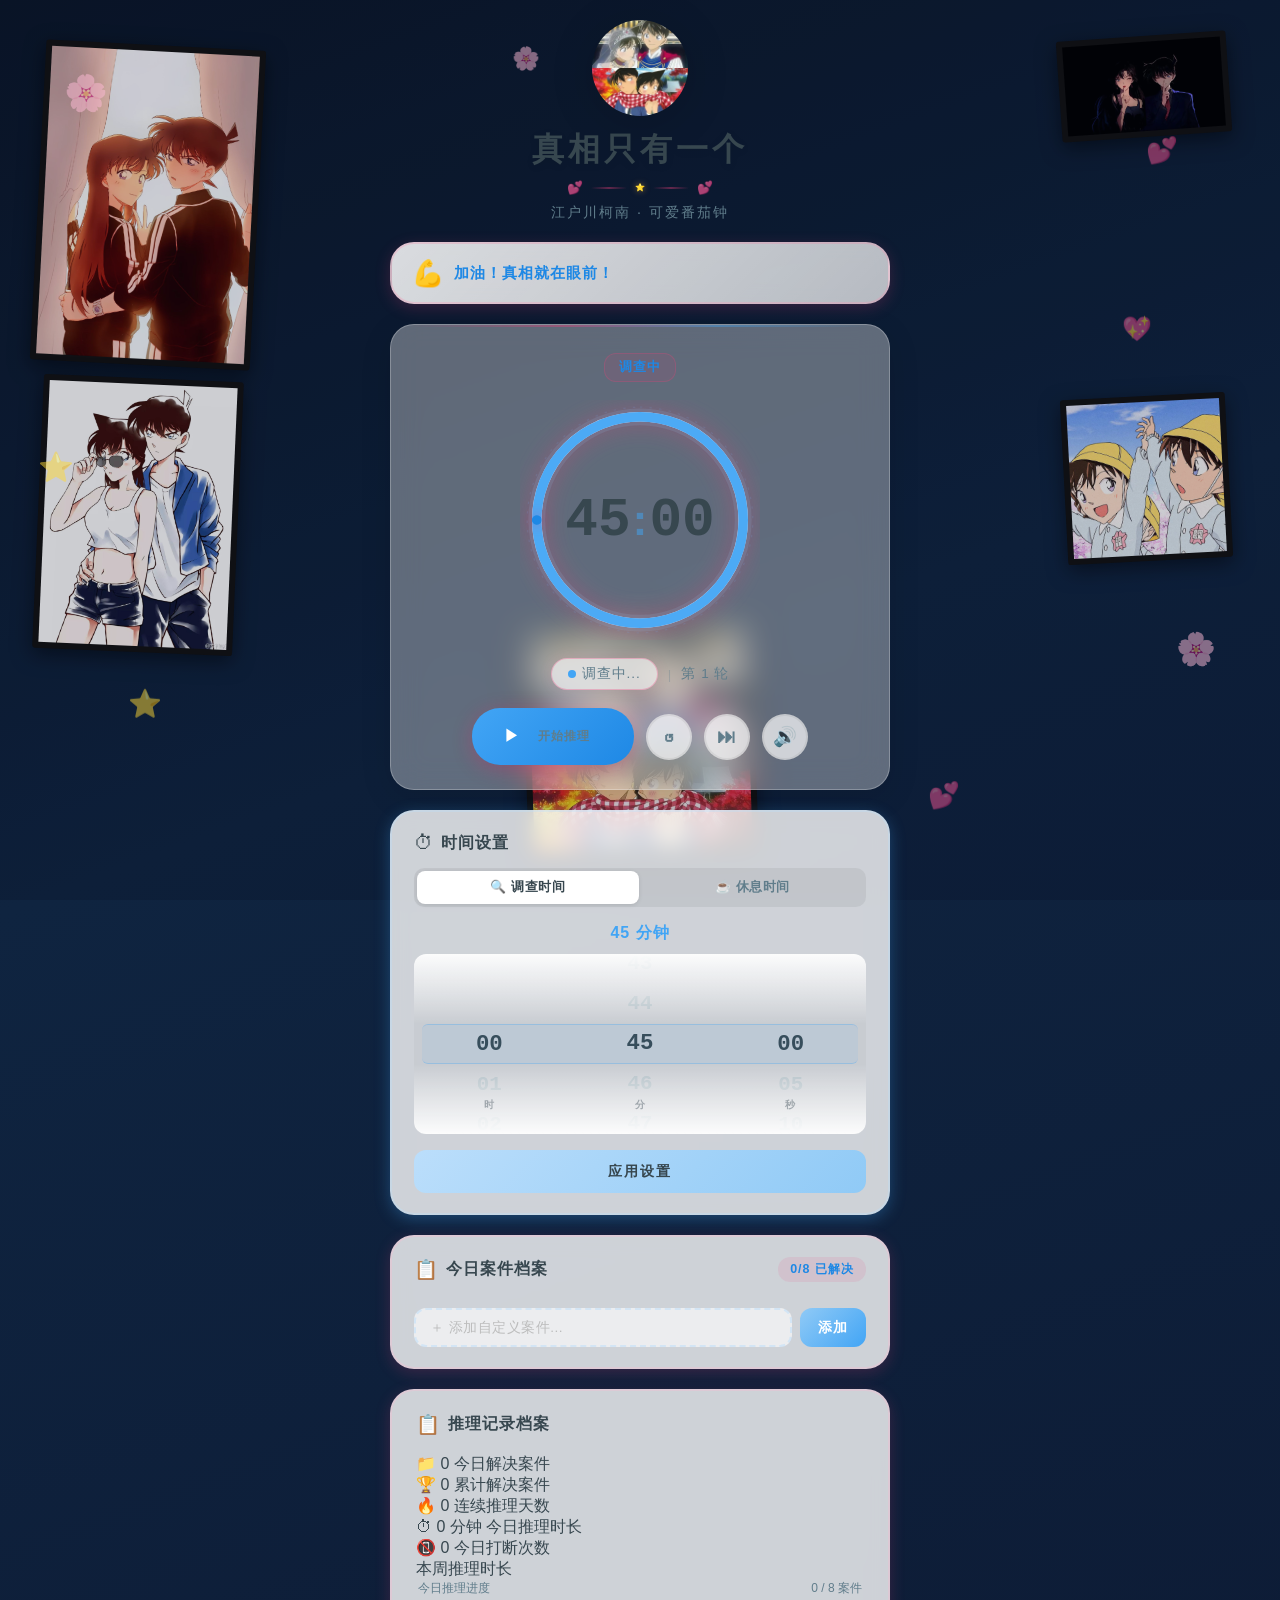
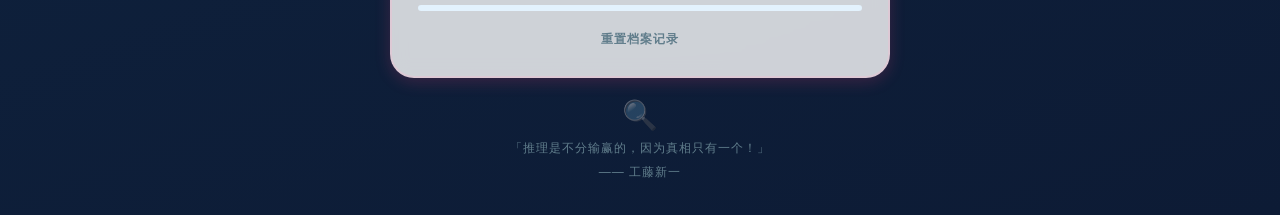
<file: dev.html>
<!DOCTYPE html>
<html lang="zh-CN">
<head>
  <meta charset="UTF-8">
  <meta name="viewport" content="width=device-width, initial-scale=1.0">
  <meta name="apple-mobile-web-app-capable" content="yes">
  <meta name="apple-mobile-web-app-status-bar-style" content="black-translucent">
  <meta name="apple-mobile-web-app-title" content="柯南番茄钟">
  <meta name="theme-color" content="#ec407a">
  <link rel="apple-touch-icon" href="images/kenan.jpg">
  <link rel="manifest" href="manifest.json">
  <title>真相只有一个 —— 番茄钟</title>
  <link rel="stylesheet" href="style.css">
</head>
<body>
  <!-- 5张照片拍立得拼贴背景 -->
  <div class="bg-collage">
    <div class="photo-card photo-kenan"><img src="images/kenan.jpg" alt=""></div>
    <div class="photo-card photo-2"><img src="images/photo2.jpg" alt=""></div>
    <div class="photo-card photo-3"><img src="images/photo3.jpg" alt=""></div>
    <div class="photo-card photo-4"><img src="images/photo4.jpg" alt=""></div>
    <div class="photo-card photo-5"><img src="images/photo5.jpg" alt=""></div>
  </div>
  <div class="bg-overlay"></div>

  <!-- 可爱装饰元素 -->
  <div class="cute-decor">
    <span class="cute-float c1">🌸</span>
    <span class="cute-float c2">💕</span>
    <span class="cute-float c3">⭐</span>
    <span class="cute-float c4">🌸</span>
    <span class="cute-float c5">💖</span>
    <span class="cute-float c6">⭐</span>
    <span class="cute-float c7">🌸</span>
    <span class="cute-float c8">💕</span>
  </div>

  <div class="container">
    <!-- 顶部标题栏 -->
    <header class="header">
      <div class="conan-avatar" id="conanAvatar">
        <img class="conan-avatar-img" src="images/kenan.jpg" alt="柯南" onerror="this.parentElement.classList.add('fallback')">
      </div>
      <h1 class="title">真相只有一个</h1>
      <div class="title-underline">
        <span class="underline-heart">💕</span>
        <span class="underline-line"></span>
        <span class="underline-star">⭐</span>
        <span class="underline-line"></span>
        <span class="underline-heart">💕</span>
      </div>
      <p class="subtitle">江户川柯南 · 可爱番茄钟</p>
    </header>

    <!-- 鼓励话语 -->
    <div class="encourage-box" id="encourageBox">
      <span class="encourage-icon">💪</span>
      <p class="encourage-text" id="encourageText">加油！真相就在眼前！</p>
    </div>

    <!-- 计时器核心区域 -->
    <main class="timer-section">
      <div class="case-file-card">
        <div class="case-label">
          <span class="case-status work-status" id="caseStatus">调查中</span>
        </div>

        <!-- 圆形进度环 -->
        <div class="timer-ring" id="timerRing">
          <svg class="progress-ring" viewBox="0 0 200 200">
            <circle class="ring-dots" cx="100" cy="100" r="94" />
            <circle class="ring-bg" cx="100" cy="100" r="86" />
            <circle class="ring-progress work-mode" id="ringProgress" cx="100" cy="100" r="86" />
            <circle class="ring-glow" id="ringGlow" cx="100" cy="100" r="86" />
            <circle class="ring-bowtie-dot" cx="100" cy="14" r="4" />
          </svg>
          <div class="timer-display">
            <span class="timer-minutes" id="timerMinutes">45</span>
            <span class="timer-separator">:</span>
            <span class="timer-seconds" id="timerSeconds">00</span>
          </div>
        </div>

        <!-- 模式标签 -->
        <div class="mode-row">
          <div class="mode-indicator work" id="modeIndicator">
            <span class="mode-dot"></span>
            <span class="mode-text" id="modeLabel">调查中...</span>
          </div>
          <span class="session-divider">|</span>
          <p class="session-hint" id="sessionHint">第 1 轮</p>
        </div>

        <!-- 控制按钮 -->
        <div class="controls">
          <button class="btn btn-primary" id="btnStart" title="开始/暂停">
            <span class="btn-icon">▶</span>
            <span class="btn-text">开始推理</span>
          </button>
          <button class="btn btn-icon-only" id="btnReset" title="重置">↺</button>
          <button class="btn btn-icon-only" id="btnSkip" title="跳过">⏭</button>
          <button class="btn btn-icon-only silent-btn" id="btnSilent" title="静音切换">🔊</button>
        </div>
      </div>
    </main>


    <!-- 时间自定义设置 -->
    <section class="settings-section">
      <div class="settings-header">
        <span class="settings-icon">⏱</span>
        <h2 class="settings-title">时间设置</h2>
      </div>

      <div class="picker-tabs">
        <button class="picker-tab active" data-mode="work">🔍 调查时间</button>
        <button class="picker-tab" data-mode="break">☕ 休息时间</button>
      </div>

      <div class="picker-display" id="pickerDisplay">45 分钟</div>

      <div class="picker-container">
        <div class="picker-highlight"></div>
        <div class="picker-columns">
          <div class="picker-column" id="pickerHours">
            <div class="picker-list"></div>
          </div>
          <div class="picker-column" id="pickerMinutes">
            <div class="picker-list"></div>
          </div>
          <div class="picker-column" id="pickerSeconds">
            <div class="picker-list"></div>
          </div>
        </div>
        <div class="picker-labels">
          <span>时</span><span>分</span><span>秒</span>
        </div>
      </div>

      <button class="btn btn-apply" id="btnApplyTime">应用设置</button>
    </section>

    <!-- 任务列表 -->
    <section class="task-section">
      <div class="task-header">
        <span class="task-icon">📋</span>
        <h2 class="task-title">今日案件档案</h2>
        <span class="task-progress" id="taskProgress">0/8 已解决</span>
      </div>
      <div class="task-list" id="taskList"></div>
      <div class="task-add-row">
        <input type="text" class="task-add-input" id="taskAddInput" placeholder="＋ 添加自定义案件..." maxlength="30">
        <button class="btn-task-add" id="btnTaskAdd">添加</button>
      </div>
    </section>

    <!-- 统计面板 -->
    <section class="stats-section">
      <div class="evidence-header">
        <span class="evidence-icon">📋</span>
        <h2 class="stats-title">推理记录档案</h2>
      </div>
      <div class="stats-grid">
        <div class="stat-card">
          <span class="stat-icon">📁</span>
          <span class="stat-value" id="statToday">0</span>
          <span class="stat-label">今日解决案件</span>
        </div>
        <div class="stat-card">
          <span class="stat-icon">🏆</span>
          <span class="stat-value" id="statTotal">0</span>
          <span class="stat-label">累计解决案件</span>
        </div>
        <div class="stat-card">
          <span class="stat-icon">🔥</span>
          <span class="stat-value" id="statStreak">0</span>
          <span class="stat-label">连续推理天数</span>
        </div>
        <div class="stat-card">
          <span class="stat-icon">⏱</span>
          <span class="stat-value" id="statFocusTime">0 分钟</span>
          <span class="stat-label">今日推理时长</span>
        </div>
        <div class="stat-card">
          <span class="stat-icon">📵</span>
          <span class="stat-value" id="statInterrupts">0</span>
          <span class="stat-label">今日打断次数</span>
        </div>
      </div>
      <div class="weekly-chart" id="weeklyChart">
        <div class="chart-header">
          <span>本周推理时长</span>
        </div>
        <div class="chart-bars" id="chartBars"></div>
        <div class="chart-days" id="chartDays"></div>
      </div>
      <div class="daily-goal">
        <div class="goal-header">
          <span>今日推理进度</span>
          <span id="goalLabel">0 / 8 案件</span>
        </div>
        <div class="goal-bar">
          <div class="goal-fill" id="goalFill" style="width: 0%"></div>
        </div>
      </div>
      <button class="btn btn-text" id="btnClearStats">重置档案记录</button>
    </section>

    <!-- 页脚 -->
    <footer class="footer">
      <div class="footer-seal">🔍</div>
      <p>「推理是不分输赢的，因为真相只有一个！」</p>
      <p class="footer-by">—— 工藤新一</p>
    </footer>
  </div>

  <!-- 足球射门动画弹窗 -->
  <div class="goal-overlay" id="goalOverlay">
    <div class="goal-popup">
      <div class="goal-field">
        <div class="goal-net">🥅</div>
        <div class="goal-count" id="goalCount">+1</div>
        <div class="goal-ball">⚽</div>
      </div>
      <p class="goal-text">案件解决！</p>
      <p class="goal-sub">真相只有一个</p>
    </div>
  </div>

  <!-- 眼镜反光效果 -->
  <div class="glasses-reflection" id="glassesReflection">
    <div class="glasses-edge glasses-edge-top"></div>
    <div class="glasses-edge glasses-edge-bottom"></div>
    <div class="glasses-edge glasses-edge-left"></div>
    <div class="glasses-edge glasses-edge-right"></div>
    <div class="glasses-corner glasses-corner-tl"></div>
    <div class="glasses-corner glasses-corner-tr"></div>
    <div class="glasses-corner glasses-corner-bl"></div>
    <div class="glasses-corner glasses-corner-br"></div>
    <div class="glasses-text" id="glassesText">真相只有一个，该休息了</div>
  </div>

  <script src="script.js"></script>
</body>
</html>
</file>
<file: style.css>
/* ============================================
   番茄钟 —— 柯南&小兰 可爱主题
   蓝色计时 + 琥珀休息 配色
   ============================================ */

:root {
  --blue-light: #e3f2fd;
  --blue-soft: #bbdefb;
  --blue-mid: #90caf6;
  --blue-accent: #64b5f6;
  --blue-solid: #42a5f5;
  --blue-deep: #1e88e5;
  --pink-light: #fce4ec;
  --pink-soft: #f8bbd0;
  --pink-mid: #90caf6;
  --pink-accent: #42a5f5;
  --pink-solid: #1e88e5;
  --amber-light: #fff8e1;
  --amber-soft: #ffecb3;
  --amber-mid: #ffcc80;
  --amber-accent: #ff9800;
  --amber-solid: #f57c00;
  --white: #ffffff;
  --white-soft: #fafafa;
  --text-dark: #37474f;
  --text-mid: #607d8b;
  --text-light: #90a4ae;
  --shadow-soft: 0 4px 20px rgba(0, 0, 0, 0.08);
  --shadow-card: 0 8px 32px rgba(0, 0, 0, 0.1);
  --shadow-blue: 0 4px 16px rgba(66, 165, 245, 0.3);
  --shadow-amber: 0 4px 16px rgba(255, 152, 0, 0.2);
  --shadow-pink: 0 4px 16px rgba(236, 64, 122, 0.2);
  --radius-sm: 12px;
  --radius: 18px;
  --radius-lg: 24px;
  --transition: 0.3s cubic-bezier(0.4, 0, 0.2, 1);
}

* { margin: 0; padding: 0; box-sizing: border-box; }

html {
  -webkit-text-size-adjust: 100%;
}

body {
  font-family: "Microsoft YaHei", "PingFang SC", "Noto Sans SC", sans-serif;
  background: linear-gradient(160deg, #0a1628 0%, #0f2440 40%, #0d1b35 100%);
  color: var(--text-dark);
  min-height: 100vh;
  min-height: 100dvh;
  display: flex;
  justify-content: center;
  align-items: flex-start;
  padding: 20px;
  padding-top: calc(20px + env(safe-area-inset-top));
  padding-bottom: calc(20px + env(safe-area-inset-bottom));
  padding-left: calc(20px + env(safe-area-inset-left));
  padding-right: calc(20px + env(safe-area-inset-right));
  user-select: none;
  -webkit-user-select: none;
  -webkit-tap-highlight-color: transparent;
  overflow-x: hidden;
  overscroll-behavior: none;
  position: relative;
}

/* ========== 5图拍立得拼贴背景 ========== */
.bg-collage {
  position: fixed;
  inset: 0;
  z-index: 0;
  pointer-events: none;
}

.photo-card {
  position: absolute;
  padding: 6px;
  background: #111;
  border-radius: 3px;
  box-shadow: 0 6px 20px rgba(0, 0, 0, 0.5);
}

.photo-card img {
  display: block;
  width: 100%;
  height: auto;
}

.photo-kenan {
  bottom: 5%;
  left: 50%;
  width: 230px;
  transform: translate(-50%, 0) rotate(-2deg);
}

.photo-2 {
  top: 5%;
  left: 3%;
  width: 220px;
  transform: rotate(3deg);
}

.photo-3 {
  top: 4%;
  right: 4%;
  width: 170px;
  transform: rotate(-4deg);
}

.photo-4 {
  top: 42%;
  left: 3%;
  width: 200px;
  transform: rotate(2.5deg);
}

.photo-5 {
  top: 44%;
  right: 4%;
  width: 165px;
  transform: rotate(-3deg);
}

.bg-overlay {
  position: fixed;
  inset: 0;
  z-index: 1;
  pointer-events: none;
  background: rgba(5, 12, 30, 0.2);
}

/* 卡片内容区域加深背景保证可读性 */
.case-file-card,
.settings-section,
.stats-section,
.task-section,
.encourage-box {
  background: rgba(255, 255, 255, 0.25);
  backdrop-filter: blur(12px);
}

/* ========== 可爱浮动装饰 ========== */
.cute-decor {
  position: fixed;
  inset: 0;
  pointer-events: none;
  z-index: 7;
  overflow: hidden;
}
.cute-float {
  position: absolute;
  font-size: 1.8rem;
  opacity: 0.5;
  animation: cute-float 18s ease-in-out infinite;
}
.c1 { top: 8%; left: 5%; animation-delay: 0s; font-size: 2.2rem; }
.c2 { top: 15%; right: 8%; animation-delay: -3s; font-size: 1.6rem; }
.c3 { top: 50%; left: 3%; animation-delay: -6s; font-size: 1.8rem; }
.c4 { top: 70%; right: 5%; animation-delay: -9s; font-size: 2rem; }
.c5 { top: 35%; right: 10%; animation-delay: -12s; font-size: 1.5rem; }
.c6 { bottom: 20%; left: 10%; animation-delay: -15s; font-size: 1.7rem; }
.c7 { top: 5%; left: 40%; animation-delay: -4s; font-size: 1.4rem; }
.c8 { bottom: 10%; right: 25%; animation-delay: -8s; font-size: 1.6rem; }

@keyframes cute-float {
  0%, 100% { transform: translateY(0) rotate(0deg) scale(1); }
  25% { transform: translateY(-18px) rotate(8deg) scale(1.1); }
  50% { transform: translateY(-8px) rotate(-5deg) scale(0.95); }
  75% { transform: translateY(-22px) rotate(3deg) scale(1.05); }
}

.container {
  position: relative;
  z-index: 10;
  width: 100%;
  max-width: 500px;
  display: flex;
  flex-direction: column;
  gap: 20px;
}

/* ========== 顶部标题栏 ========== */
.header {
  text-align: center;
  display: flex;
  flex-direction: column;
  align-items: center;
  gap: 8px;
}

/* ---- 柯南头像 ---- */
.conan-avatar {
  margin-bottom: 4px;
  filter: drop-shadow(0 6px 20px rgba(0, 0, 0, 0.15));
  width: 96px;
  height: 96px;
  border-radius: 50%;
  overflow: hidden;
  position: relative;
  background: #fdd9b5;
}

.conan-avatar-img {
  width: 100%;
  height: 100%;
  object-fit: cover;
  display: block;
}

/* CSS fallback when image fails to load */
.conan-avatar.fallback .conan-avatar-img {
  display: none;
}

.conan-avatar.fallback {
  background: #fdd9b5;
}

.conan-avatar.fallback::after {
  content: "🔍";
  font-size: 2.5rem;
  position: absolute;
  top: 50%;
  left: 50%;
  transform: translate(-50%, -50%);
}

.title {
  font-size: 2rem;
  font-weight: 700;
  color: #37474f;
  letter-spacing: 4px;
  text-shadow: 0 2px 8px rgba(0, 0, 0, 0.08);
}

.title-underline {
  display: flex;
  align-items: center;
  gap: 8px;
}
.underline-line {
  width: 36px; height: 2px;
  background: linear-gradient(90deg, transparent, rgba(236, 64, 122, 0.4), transparent);
}
.underline-heart {
  font-size: 0.8rem;
  opacity: 0.7;
}
.underline-star {
  color: #ffb74d;
  font-size: 8px;
  text-shadow: 0 0 6px rgba(255, 183, 77, 0.5);
}

.subtitle {
  font-size: 0.9rem;
  color: var(--text-mid);
  letter-spacing: 2px;
}

/* ========== 鼓励话语 ========== */
.encourage-box {
  background: linear-gradient(135deg, rgba(255, 255, 255, 0.85), rgba(255, 255, 255, 0.7));
  backdrop-filter: blur(10px);
  border: 2px solid rgba(244, 143, 177, 0.3);
  border-radius: var(--radius-lg);
  padding: 14px 20px;
  display: flex;
  align-items: center;
  gap: 10px;
  box-shadow: var(--shadow-pink);
  animation: encourage-glow 3s ease-in-out infinite;
}

@keyframes encourage-glow {
  0%, 100% { box-shadow: 0 4px 16px rgba(236, 64, 122, 0.15); }
  50% { box-shadow: 0 4px 24px rgba(236, 64, 122, 0.3); }
}

.encourage-icon {
  font-size: 1.6rem;
  animation: icon-bounce 1.5s ease-in-out infinite;
  flex-shrink: 0;
}

@keyframes icon-bounce {
  0%, 100% { transform: translateY(0); }
  50% { transform: translateY(-6px); }
}

.encourage-text {
  font-size: 0.95rem;
  font-weight: 600;
  color: #1e88e5;
  letter-spacing: 1px;
  line-height: 1.4;
}

/* ========== 案件卷宗卡片 ========== */
.case-file-card {
  background: rgba(255, 255, 255, 0.35);
  backdrop-filter: blur(16px);
  border: 1.5px solid rgba(255, 255, 255, 0.25);
  border-radius: var(--radius-lg);
  padding: 28px 28px 24px;
  display: flex;
  flex-direction: column;
  align-items: center;
  gap: 18px;
  box-shadow: var(--shadow-card);
  position: relative;
}

.case-file-card::before {
  content: "";
  position: absolute;
  top: 0; left: 20px; right: 20px;
  height: 2px;
  background: linear-gradient(90deg, transparent, rgba(236, 64, 122, 0.4), rgba(66, 165, 245, 0.4), transparent);
}

/* 案件标签 */
.case-label {
  display: flex;
  align-items: center;
  gap: 12px;
}
.case-number {
  font-size: 0.85rem;
  font-weight: 600;
  color: var(--text-mid);
  letter-spacing: 1px;
  font-family: "SF Mono", "Cascadia Code", monospace;
  background: rgba(100, 181, 246, 0.1);
  padding: 5px 12px;
  border-radius: 6px;
  border: 1px solid rgba(100, 181, 246, 0.2);
}
.case-status {
  font-size: 0.8rem;
  font-weight: 600;
  padding: 5px 14px;
  border-radius: 12px;
  letter-spacing: 1px;
}
.case-status.work-status {
  background: rgba(236, 64, 122, 0.1);
  color: #1e88e5;
  border: 1px solid rgba(236, 64, 122, 0.25);
  animation: status-pulse 2.5s ease-in-out infinite;
}
.case-status.break-status {
  background: rgba(255, 152, 0, 0.1);
  color: #f57c00;
  border: 1px solid rgba(255, 152, 0, 0.25);
}

@keyframes status-pulse {
  0%, 100% { opacity: 1; }
  50% { opacity: 0.65; }
}

/* ========== 计时器环形区域 ========== */
.timer-ring {
  position: relative;
  width: 240px;
  height: 240px;
}

.progress-ring {
  width: 100%;
  height: 100%;
  transform: rotate(-90deg);
}

.ring-dots {
  fill: none;
  stroke: rgba(100, 181, 246, 0.15);
  stroke-width: 1;
  stroke-dasharray: 2 6;
}

.ring-bg {
  fill: none;
  stroke: #e3f2fd;
  stroke-width: 8;
}

.ring-progress {
  fill: none;
  stroke-width: 8;
  stroke-linecap: round;
  transition: stroke-dashoffset 0.4s linear, stroke var(--transition);
}

.ring-progress.work-mode {
  stroke: #42a5f5;
  filter: drop-shadow(0 0 10px rgba(236, 64, 122, 0.5));
}

.ring-progress.break-mode {
  stroke: #ff9800;
  filter: drop-shadow(0 0 10px rgba(255, 152, 0, 0.5));
}

.ring-glow {
  fill: none;
  stroke: transparent;
  stroke-width: 14;
  pointer-events: none;
}

.ring-glow.active {
  stroke: #90caf6;
  opacity: 0.12;
  animation: pulse-glow 2.5s ease-in-out infinite;
}

@keyframes pulse-glow {
  0%, 100% { opacity: 0.06; }
  50% { opacity: 0.2; }
}

.ring-bowtie-dot {
  fill: #1e88e5;
  filter: drop-shadow(0 0 6px rgba(233, 30, 99, 0.6));
}

/* 时间显示 */
.timer-display {
  position: absolute;
  top: 50%;
  left: 50%;
  transform: translate(-50%, -50%);
  display: flex;
  align-items: baseline;
  gap: 2px;
}

.timer-minutes,
.timer-seconds {
  font-size: 3.4rem;
  font-weight: 700;
  color: #37474f;
  font-variant-numeric: tabular-nums;
  font-family: "SF Mono", "Cascadia Code", "Consolas", "Microsoft YaHei", monospace;
}

.timer-separator {
  font-size: 2.8rem;
  font-weight: 700;
  color: #42a5f5;
  animation: blink-sep 1s steps(1) infinite;
}

.timer-separator.paused { animation: none; opacity: 0.5; }

@keyframes blink-sep {
  0%, 100% { opacity: 1; }
  50% { opacity: 0.25; }
}

/* 模式指示器 */
.mode-row {
  display: flex;
  align-items: center;
  gap: 10px;
  font-size: 0.85rem;
  color: var(--text-mid);
}

.mode-indicator {
  display: flex;
  align-items: center;
  gap: 6px;
  padding: 6px 16px;
  border-radius: 20px;
  background: rgba(255, 255, 255, 0.6);
  border: 1px solid rgba(0, 0, 0, 0.06);
  transition: all var(--transition);
}

.mode-indicator.work {
  border-color: rgba(236, 64, 122, 0.3);
  box-shadow: 0 0 14px rgba(236, 64, 122, 0.1);
}
.mode-indicator.break {
  border-color: rgba(255, 152, 0, 0.3);
  box-shadow: 0 0 14px rgba(255, 152, 0, 0.1);
}

.mode-dot {
  width: 8px; height: 8px;
  border-radius: 50%;
  background: #42a5f5;
  animation: dot-pulse 1.5s ease-in-out infinite;
}
.mode-indicator.break .mode-dot { background: #ff9800; }

@keyframes dot-pulse {
  0%, 100% { opacity: 1; box-shadow: 0 0 4px currentColor; }
  50% { opacity: 0.4; box-shadow: 0 0 10px currentColor; }
}

.mode-text { font-size: 0.85rem; font-weight: 500; letter-spacing: 1px; }

.session-divider { opacity: 0.3; }
.session-hint { letter-spacing: 1px; }

/* ========== 控制按钮 ========== */
.controls {
  display: flex;
  gap: 12px;
  align-items: center;
}

.btn {
  display: flex;
  align-items: center;
  justify-content: center;
  gap: 6px;
  border: none;
  font-family: inherit;
  font-weight: 600;
  cursor: pointer;
  transition: all var(--transition);
  outline: none;
  letter-spacing: 1px;
}

.btn:active { transform: scale(0.95); }

.btn-primary {
  padding: 14px 32px;
  background: linear-gradient(135deg, #42a5f5, #1e88e5);
  color: #fff;
  border-radius: 28px;
  font-size: 0.95rem;
  box-shadow: 0 4px 20px rgba(233, 30, 99, 0.3);
}

.btn-primary:hover {
  box-shadow: 0 6px 28px rgba(233, 30, 99, 0.45);
  transform: translateY(-2px);
}

.btn-primary:active { transform: scale(0.95) translateY(0); }

.btn-primary.paused-state {
  background: linear-gradient(135deg, #ff9800, #f57c00);
  box-shadow: 0 4px 20px rgba(255, 152, 0, 0.3);
}
.btn-primary.paused-state:hover {
  box-shadow: 0 6px 28px rgba(255, 152, 0, 0.45);
}

.btn-icon-only {
  width: 46px; height: 46px;
  border-radius: 50%;
  background: rgba(255, 255, 255, 0.7);
  color: var(--text-mid);
  font-size: 1.2rem;
  border: 2px solid rgba(0, 0, 0, 0.06);
}
.btn-icon-only:hover {
  background: #fff;
  color: #42a5f5;
  border-color: rgba(236, 64, 122, 0.25);
}

.silent-btn.silent {
  color: #999;
  border-color: rgba(0, 0, 0, 0.08);
}

/* ========== 时间自定义设置 ========== */
.settings-section {
  background: rgba(255, 255, 255, 0.8);
  backdrop-filter: blur(10px);
  border-radius: var(--radius-lg);
  padding: 20px 22px;
  border: 2px solid rgba(187, 222, 251, 0.35);
  box-shadow: var(--shadow-blue);
}

.settings-header {
  display: flex;
  align-items: center;
  gap: 8px;
  margin-bottom: 14px;
}
.settings-icon { font-size: 1.2rem; }
.settings-title {
  font-size: 1rem;
  font-weight: 600;
  letter-spacing: 1px;
  color: #37474f;
}

/* ========== iOS 风格滚轮时间选择器 ========== */

/* 分段标签 */
.picker-tabs {
  display: flex;
  background: rgba(0,0,0,0.06);
  border-radius: 10px;
  padding: 3px;
  margin-bottom: 16px;
  gap: 3px;
}
.picker-tab {
  flex: 1;
  padding: 8px 0;
  border: none;
  background: transparent;
  border-radius: 8px;
  font-size: 0.8rem;
  font-weight: 600;
  color: var(--text-mid);
  cursor: pointer;
  transition: all 0.25s ease;
  letter-spacing: 0.5px;
}
.picker-tab.active {
  background: #fff;
  color: #37474f;
  box-shadow: 0 1px 4px rgba(0,0,0,0.1);
}

/* 选中时间显示 */
.picker-display {
  text-align: center;
  font-size: 1rem;
  font-weight: 700;
  color: #42a5f5;
  margin-bottom: 10px;
  letter-spacing: 1px;
}

/* 滚轮容器 */
.picker-container {
  position: relative;
  height: 180px;
  overflow: hidden;
  border-radius: 12px;
  background: rgba(0,0,0,0.03);
  margin-bottom: 16px;
  user-select: none;
  -webkit-user-select: none;
}

/* 中央高亮条 */
.picker-highlight {
  position: absolute;
  top: 50%;
  left: 8px;
  right: 8px;
  height: 40px;
  transform: translateY(-50%);
  background: rgba(66, 165, 245, 0.08);
  border-top: 1.5px solid rgba(66, 165, 245, 0.3);
  border-bottom: 1.5px solid rgba(66, 165, 245, 0.3);
  border-radius: 6px;
  pointer-events: none;
  z-index: 2;
}

/* 顶部和底部渐变遮罩 */
.picker-container::before,
.picker-container::after {
  content: "";
  position: absolute;
  left: 0;
  right: 0;
  height: 70px;
  pointer-events: none;
  z-index: 3;
}
.picker-container::before {
  top: 0;
  background: linear-gradient(to bottom, rgba(255,255,255,0.95) 0%, rgba(255,255,255,0.4) 60%, transparent 100%);
}
.picker-container::after {
  bottom: 0;
  background: linear-gradient(to top, rgba(255,255,255,0.95) 0%, rgba(255,255,255,0.4) 60%, transparent 100%);
}

/* 列布局 */
.picker-columns {
  display: flex;
  height: 100%;
  position: relative;
  z-index: 1;
}
.picker-column {
  flex: 1;
  overflow-y: auto;
  scroll-snap-type: y mandatory;
  -webkit-overflow-scrolling: touch;
  scrollbar-width: none;
  -ms-overflow-style: none;
  touch-action: pan-y;
}
.picker-column::-webkit-scrollbar {
  display: none;
}

/* 列表 padding 让首尾项可滚到中央 */
.picker-list {
  padding: 70px 0;
}

/* 每个选项 */
.picker-item {
  height: 40px;
  display: flex;
  align-items: center;
  justify-content: center;
  font-size: 1.3rem;
  font-weight: 600;
  color: #b0bec5;
  scroll-snap-align: center;
  transition: color 0.15s ease;
  font-variant-numeric: tabular-nums;
  font-family: "SF Mono", "Cascadia Code", "Consolas", monospace;
}
.picker-item.selected {
  color: #37474f;
  font-weight: 700;
  font-size: 1.4rem;
}

/* 底部标签 (时/分/秒) */
.picker-labels {
  display: flex;
  position: absolute;
  bottom: 22px;
  left: 0;
  right: 0;
  z-index: 4;
  pointer-events: none;
}
.picker-labels span {
  flex: 1;
  text-align: center;
  font-size: 0.65rem;
  font-weight: 600;
  color: rgba(55,71,79,0.4);
  letter-spacing: 1px;
}

.btn-apply {
  width: 100%;
  padding: 12px;
  background: linear-gradient(135deg, #bbdefb, #90caf6);
  color: #37474f;
  border-radius: var(--radius-sm);
  font-size: 0.9rem;
  font-weight: 600;
  letter-spacing: 2px;
  border: none;
  cursor: pointer;
  transition: all var(--transition);
}
.btn-apply:hover {
  background: linear-gradient(135deg, #90caf6, #64b5f6);
  box-shadow: var(--shadow-blue);
}

/* ========== 统计面板 ========== */
.stats-collapse {
  display: none;
}
.stats-collapse.open {
  display: block;
}
.stats-section {
  background: rgba(255, 255, 255, 0.8);
  backdrop-filter: blur(10px);
  border-radius: var(--radius-lg);
  padding: 22px 24px;
  border: 2px solid rgba(248, 187, 208, 0.35);
  box-shadow: var(--shadow-pink);
}

.evidence-header {
  display: flex;
  align-items: center;
  gap: 8px;
  margin-bottom: 18px;
}
.evidence-icon { font-size: 1.2rem; }
.stats-title {
  font-size: 1rem;
  font-weight: 600;
  letter-spacing: 1px;
  color: #37474f;
}

/* 专注时长大字 */
.focus-hero {
  text-align: center;
  padding: 18px 0 8px;
  margin-bottom: 12px;
}
.focus-hero-value {
  display: block;
  font-size: 2.8rem;
  font-weight: 800;
  color: #42a5f5;
  font-variant-numeric: tabular-nums;
  font-family: "SF Mono", "Cascadia Code", "Consolas", monospace;
  letter-spacing: 2px;
  text-shadow: 0 2px 12px rgba(66, 165, 245, 0.3);
}
.focus-hero-unit {
  font-size: 1rem;
  font-weight: 600;
  color: #42a5f5;
  margin-left: 4px;
  letter-spacing: 1px;
}
.focus-hero-label {
  display: block;
  font-size: 0.72rem;
  color: var(--text-mid);
  margin-top: 4px;
}

/* 饼图区域 */
.pie-chart-wrap {
  position: relative;
  width: 200px;
  height: 200px;
  margin: 0 auto 16px;
}
.pie-chart-svg {
  width: 100%;
  height: 100%;
}
.pie-chart-center {
  position: absolute;
  top: 50%;
  left: 50%;
  transform: translate(-50%, -50%);
  text-align: center;
  pointer-events: none;
  display: flex;
  flex-direction: column;
  align-items: center;
  gap: 2px;
}
.pie-center-icon {
  font-size: 0.9rem;
  opacity: 0.5;
}
.pie-center-text {
  font-size: 0.78rem;
  font-weight: 600;
  color: #37474f;
  max-width: 80px;
  line-height: 1.3;
  overflow: hidden;
  text-overflow: ellipsis;
  display: -webkit-box;
  -webkit-line-clamp: 2;
  -webkit-box-orient: vertical;
}

/* 饼图标注线 */
.pie-label-line {
  stroke: rgba(55, 71, 79, 0.4);
  stroke-width: 1;
}
.pie-label-text {
  font-size: 0.65rem;
  fill: #607d8b;
  font-weight: 600;
}

/* 底栏迷你统计 */
.stats-mini-row {
  display: flex;
  justify-content: center;
  gap: 24px;
  margin-bottom: 14px;
  flex-wrap: wrap;
}
.stats-mini-item {
  font-size: 0.75rem;
  color: var(--text-mid);
  letter-spacing: 0.5px;
}
.stats-mini-item strong {
  color: #37474f;
  font-weight: 700;
}

/* 每日目标进度条 */
.daily-goal {
  margin-bottom: 14px;
  padding: 0 2px;
}
.goal-header {
  display: flex;
  justify-content: space-between;
  font-size: 0.75rem;
  color: var(--text-mid);
  margin-bottom: 8px;
}
.goal-bar {
  height: 6px;
  background: #e3f2fd;
  border-radius: 3px;
  overflow: hidden;
}
.goal-fill {
  height: 100%;
  background: linear-gradient(90deg, #90caf6, #42a5f5);
  border-radius: 3px;
  transition: width 0.6s ease;
  box-shadow: 0 0 8px rgba(236, 64, 122, 0.3);
}

.btn-text {
  background: transparent;
  color: var(--text-mid);
  border: none;
  padding: 6px 12px;
  font-size: 0.78rem;
  font-family: inherit;
  cursor: pointer;
  margin: 0 auto;
  display: block;
  transition: color var(--transition);
  letter-spacing: 1px;
}
.btn-text:hover { color: #42a5f5; }

/* ========== 任务列表 ========== */
.task-section {
  background: rgba(255, 255, 255, 0.8);
  backdrop-filter: blur(10px);
  border-radius: var(--radius-lg);
  padding: 20px 22px;
  border: 2px solid rgba(248, 187, 208, 0.35);
  box-shadow: var(--shadow-pink);
}

.task-header {
  display: flex;
  align-items: center;
  gap: 8px;
  margin-bottom: 14px;
  flex-wrap: wrap;
}
.task-icon { font-size: 1.2rem; }
.task-title {
  font-size: 1rem;
  font-weight: 600;
  letter-spacing: 1px;
  color: #37474f;
  flex: 1;
}
.task-progress {
  font-size: 0.78rem;
  font-weight: 600;
  color: #1e88e5;
  background: rgba(236, 64, 122, 0.1);
  padding: 4px 12px;
  border-radius: 12px;
  letter-spacing: 1px;
}

.task-list {
  display: flex;
  flex-direction: column;
  gap: 8px;
  margin-bottom: 12px;
}

.task-card {
  display: flex;
  align-items: center;
  gap: 10px;
  padding: 12px 14px;
  border-radius: var(--radius-sm);
  border: 1px solid rgba(187, 222, 251, 0.35);
  background: rgba(255, 255, 255, 0.7);
  transition: all var(--transition);
  cursor: default;
}
.task-card.completed {
  background: rgba(76, 175, 80, 0.06);
  border-color: rgba(76, 175, 80, 0.2);
}
.task-card.completed .task-card-name {
  text-decoration: line-through;
  color: #999;
}
.task-card-icon {
  font-size: 1.3rem;
  flex-shrink: 0;
}
.task-card-body {
  flex: 1;
  min-width: 0;
}
.task-card-name {
  font-size: 0.88rem;
  font-weight: 600;
  color: #37474f;
  letter-spacing: 0.5px;
  white-space: nowrap;
  overflow: hidden;
  text-overflow: ellipsis;
}
.task-card-meta {
  font-size: 0.7rem;
  color: var(--text-mid);
  margin-top: 2px;
}
.task-card-status {
  font-size: 0.72rem;
  font-weight: 600;
  padding: 3px 10px;
  border-radius: 10px;
  letter-spacing: 1px;
  flex-shrink: 0;
}
.task-card-status.in-progress {
  background: rgba(236, 64, 122, 0.1);
  color: #1e88e5;
}
.task-card-status.done {
  background: rgba(76, 175, 80, 0.1);
  color: #4caf50;
}
.task-card-delete {
  font-size: 0.85rem;
  opacity: 0;
  cursor: pointer;
  color: #999;
  transition: all var(--transition);
  border: none;
  background: none;
  padding: 4px;
  flex-shrink: 0;
}
.task-card:hover .task-card-delete {
  opacity: 0.6;
}
.task-card:hover .task-card-delete:hover {
  opacity: 1;
  color: #1e88e5;
}

.task-add-row {
  display: flex;
  gap: 8px;
}
.task-add-input {
  flex: 1;
  padding: 10px 14px;
  border: 2px dashed rgba(187, 222, 251, 0.5);
  border-radius: var(--radius-sm);
  font-size: 0.85rem;
  font-family: inherit;
  color: #37474f;
  background: rgba(255, 255, 255, 0.6);
  outline: none;
  transition: all var(--transition);
  letter-spacing: 0.5px;
}
.task-add-input:focus {
  border-color: #42a5f5;
  border-style: solid;
  box-shadow: 0 0 0 3px rgba(236, 64, 122, 0.08);
}
.task-add-input::placeholder {
  color: #bdbdbd;
}
.btn-task-add {
  padding: 10px 18px;
  background: linear-gradient(135deg, #90caf6, #42a5f5);
  color: #fff;
  border: none;
  border-radius: var(--radius-sm);
  font-size: 0.85rem;
  font-weight: 600;
  font-family: inherit;
  cursor: pointer;
  letter-spacing: 1px;
  transition: all var(--transition);
  white-space: nowrap;
}
.btn-task-add:hover {
  box-shadow: var(--shadow-pink);
}
.btn-task-add:active {
  transform: scale(0.95);
}

/* ========== 页脚 ========== */
.footer {
  text-align: center;
  padding-bottom: 12px;
}
.footer-seal {
  font-size: 1.8rem;
  margin-bottom: 6px;
  opacity: 0.35;
}
.footer p {
  font-size: 0.75rem;
  color: var(--text-mid);
  letter-spacing: 1px;
  line-height: 1.8;
}
.footer-by {
  font-size: 0.7rem;
  color: rgba(0, 0, 0, 0.2);
  margin-top: 2px;
}

/* ========== Toast 通知 ========== */
.toast {
  position: fixed;
  top: 20px;
  left: 50%;
  transform: translateX(-50%) translateY(-120px);
  background: rgba(255, 255, 255, 0.95);
  backdrop-filter: blur(10px);
  color: #37474f;
  padding: 14px 28px;
  border-radius: 28px;
  font-size: 0.9rem;
  font-weight: 600;
  letter-spacing: 1px;
  box-shadow: 0 8px 32px rgba(0, 0, 0, 0.12);
  border: 2px solid rgba(244, 143, 177, 0.3);
  z-index: 100;
  transition: transform 0.4s cubic-bezier(0.175, 0.885, 0.32, 1.275);
  pointer-events: none;
}
.toast.show {
  transform: translateX(-50%) translateY(0);
}

/* ========== 足球射门动画 ========== */
.goal-overlay {
  position: fixed;
  inset: 0;
  z-index: 200;
  background: rgba(0, 0, 0, 0.55);
  display: flex;
  align-items: center;
  justify-content: center;
  opacity: 0;
  pointer-events: none;
  transition: opacity 0.3s ease;
}
.goal-overlay.show {
  opacity: 1;
  pointer-events: auto;
}

.goal-popup {
  background: #fff;
  border-radius: 24px;
  padding: 32px 40px;
  text-align: center;
  box-shadow: 0 20px 60px rgba(0, 0, 0, 0.25);
  border: 2px solid rgba(236, 64, 122, 0.2);
  position: relative;
  overflow: hidden;
  animation: popup-in 0.4s cubic-bezier(0.175, 0.885, 0.32, 1.275);
}

@keyframes popup-in {
  0% { transform: scale(0.7); opacity: 0; }
  100% { transform: scale(1); opacity: 1; }
}

.goal-field {
  position: relative;
  padding: 20px 0;
  background: linear-gradient(0deg, #c8e6c9 0%, #e8f5e9 50%, #fff 100%);
  border-radius: 16px;
  margin-bottom: 16px;
  overflow: hidden;
}

.goal-field::before {
  content: "";
  position: absolute;
  bottom: 0; left: 0; right: 0;
  height: 3px;
  background: rgba(255, 255, 255, 0.7);
}

.goal-net {
  font-size: 56px;
  position: relative;
  z-index: 2;
}

.goal-count {
  position: absolute;
  top: 50%;
  left: 50%;
  transform: translate(-50%, -50%);
  font-size: 32px;
  font-weight: 900;
  color: #1e88e5;
  text-shadow: 0 2px 12px rgba(233, 30, 99, 0.5);
  z-index: 3;
  animation: count-pop 0.8s ease-out 0.3s both;
}

@keyframes count-pop {
  0% { transform: translate(-50%, -50%) scale(0); opacity: 0; }
  60% { transform: translate(-50%, -50%) scale(1.4); opacity: 1; }
  100% { transform: translate(-50%, -50%) scale(1); opacity: 1; }
}

.goal-ball {
  font-size: 36px;
  animation: ball-shoot 0.6s ease-out;
  position: relative;
  z-index: 2;
  margin-top: 4px;
}

@keyframes ball-shoot {
  0% { transform: translateY(80px) scale(0.2); opacity: 0; }
  30% { transform: translateY(-15px) scale(1.2); opacity: 1; }
  60% { transform: translateY(5px) scale(0.9); }
  80% { transform: translateY(0) scale(1.05); }
  100% { transform: translateY(0) scale(1); }
}

.goal-text {
  font-size: 1.1rem;
  font-weight: 700;
  color: #37474f;
  letter-spacing: 2px;
  margin: 0;
}

.goal-sub {
  font-size: 0.85rem;
  color: #1e88e5;
  letter-spacing: 2px;
  margin: 4px 0 0;
  font-weight: 600;
}

/* ========== 眼镜反光效果 ========== */
.glasses-reflection {
  position: fixed;
  inset: 0;
  z-index: 8;
  pointer-events: none;
  opacity: 0;
  transition: opacity 0.8s ease;
}
.glasses-reflection.active {
  opacity: 1;
}

.glasses-edge {
  position: absolute;
  background: radial-gradient(ellipse at center,
    rgba(66, 165, 245, 0.25) 0%,
    rgba(100, 181, 246, 0.1) 40%,
    transparent 70%
  );
}
.glasses-edge-top {
  top: 0; left: 10%; right: 10%; height: 60px;
  background: linear-gradient(180deg,
    rgba(66, 165, 245, 0.3) 0%,
    rgba(100, 181, 246, 0.08) 60%,
    transparent 100%
  );
}
.glasses-edge-bottom {
  bottom: 0; left: 10%; right: 10%; height: 60px;
  background: linear-gradient(0deg,
    rgba(66, 165, 245, 0.3) 0%,
    rgba(100, 181, 246, 0.08) 60%,
    transparent 100%
  );
}
.glasses-edge-left {
  top: 10%; bottom: 10%; left: 0; width: 40px;
  background: linear-gradient(90deg,
    rgba(66, 165, 245, 0.3) 0%,
    rgba(100, 181, 246, 0.08) 60%,
    transparent 100%
  );
}
.glasses-edge-right {
  top: 10%; bottom: 10%; right: 0; width: 40px;
  background: linear-gradient(270deg,
    rgba(66, 165, 245, 0.3) 0%,
    rgba(100, 181, 246, 0.08) 60%,
    transparent 100%
  );
}

.glasses-corner {
  position: absolute;
  width: 80px; height: 80px;
}
.glasses-corner-tl {
  top: 0; left: 0;
  background: radial-gradient(circle at 0 0,
    rgba(66, 165, 245, 0.35) 0%,
    rgba(100, 181, 246, 0.1) 30%,
    transparent 60%
  );
}
.glasses-corner-tr {
  top: 0; right: 0;
  background: radial-gradient(circle at 100% 0,
    rgba(66, 165, 245, 0.35) 0%,
    rgba(100, 181, 246, 0.1) 30%,
    transparent 60%
  );
}
.glasses-corner-bl {
  bottom: 0; left: 0;
  background: radial-gradient(circle at 0 100%,
    rgba(66, 165, 245, 0.35) 0%,
    rgba(100, 181, 246, 0.1) 30%,
    transparent 60%
  );
}
.glasses-corner-br {
  bottom: 0; right: 0;
  background: radial-gradient(circle at 100% 100%,
    rgba(66, 165, 245, 0.35) 0%,
    rgba(100, 181, 246, 0.1) 30%,
    transparent 60%
  );
}

.glasses-text {
  position: absolute;
  top: 50%;
  left: 50%;
  transform: translate(-50%, -50%) translateY(80px);
  font-size: 1rem;
  font-weight: 700;
  color: #42a5f5;
  letter-spacing: 3px;
  text-shadow: 0 0 20px rgba(66, 165, 245, 0.4), 0 0 40px rgba(66, 165, 245, 0.2);
  opacity: 0;
  transition: all 0.8s ease;
  white-space: nowrap;
}
.glasses-reflection.active .glasses-text {
  opacity: 1;
  transform: translate(-50%, -50%) translateY(0);
  animation: glasses-text-float 3s ease-in-out infinite;
}

@keyframes glasses-text-float {
  0%, 100% { transform: translate(-50%, -50%) translateY(0); }
  50% { transform: translate(-50%, -50%) translateY(-8px); }
}

/* ========== 长按重置动画 ========== */
.btn-icon-only.long-pressing {
  position: relative;
  overflow: hidden;
}
.btn-icon-only.long-pressing::after {
  content: "";
  position: absolute;
  inset: 0;
  background: rgba(236, 64, 122, 0.15);
  border-radius: 50%;
  transform: scale(0);
  animation: long-press-fill 1s linear forwards;
}
@keyframes long-press-fill {
  0% { transform: scale(0); }
  100% { transform: scale(1); }
}

/* ========== 响应式 ========== */
@media (max-width: 480px) {
  .container { gap: 16px; max-width: 100%; }
  .title { font-size: 1.5rem; }
  .conan-avatar { width: 80px; height: 80px; }
  .timer-ring { width: 200px; height: 200px; }
  .timer-minutes, .timer-seconds { font-size: 2.6rem; }
  .timer-separator { font-size: 2.2rem; }
  .case-file-card { padding: 20px 16px 18px; }
  .btn-primary { padding: 12px 24px; font-size: 0.85rem; }
  .btn-icon-only { width: 40px; height: 40px; font-size: 1rem; }
  .settings-section, .stats-section { padding: 16px 14px; }
  .focus-hero-value { font-size: 2.2rem; }
  .pie-chart-wrap { width: 160px; height: 160px; }
  .controls { gap: 8px; }

  /* 照片墙 — 移动端缩小 + 四角分布，互不遮挡 */
  .photo-kenan { bottom: 1.5%; width: 205px; }
  .photo-2 { top: 1.5%; left: 1%; width: 175px; }
  .photo-3 { top: 1%; right: 1%; width: 150px; }
  .photo-4 { top: 38%; left: 1%; width: 160px; }
  .photo-5 { top: 36%; right: 2%; width: 140px; }
}
</file>
